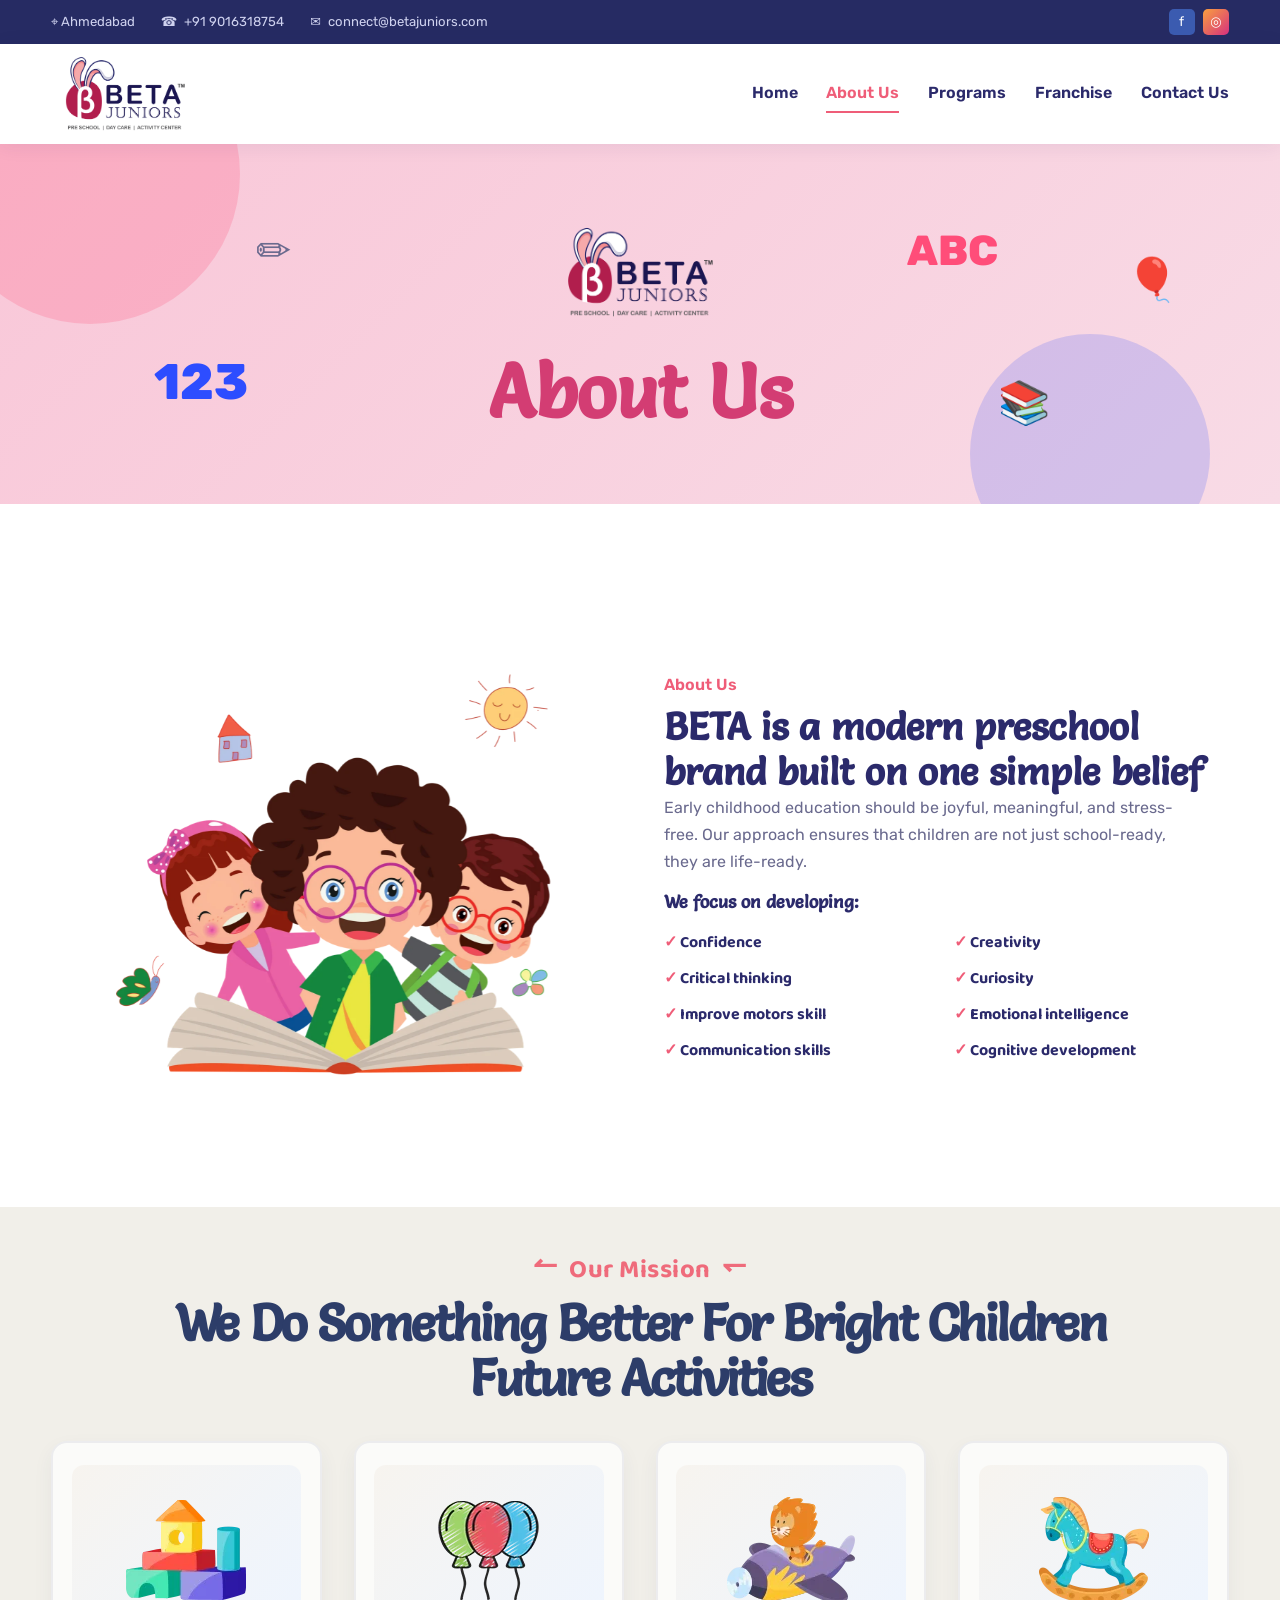
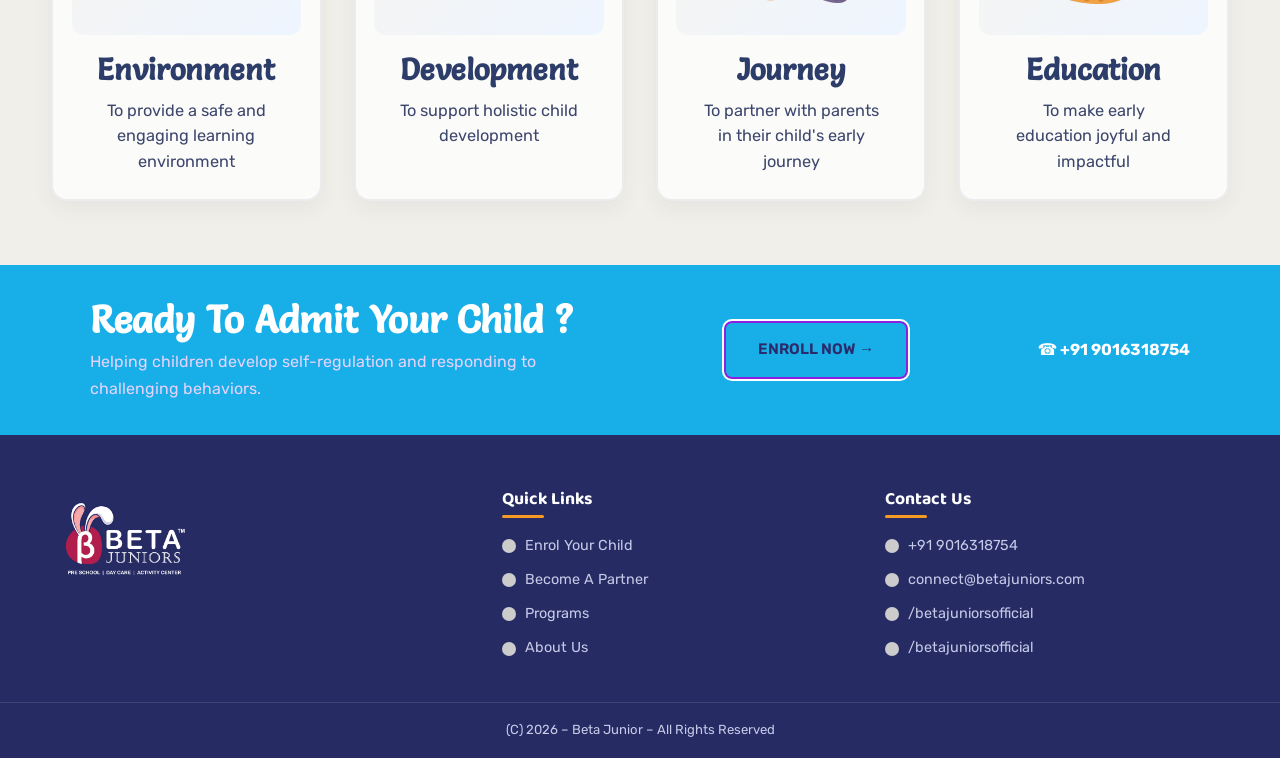
<file: about.html>
<!DOCTYPE html>
<html lang="en">
<head>
<meta charset="utf-8">
<meta name="viewport" content="width=device-width, initial-scale=1">
<title>About Us &mdash; Beta Juniors</title><meta name="description" content="Learn about Beta Juniors and its approach to early childhood education.">
<link rel="preconnect" href="https://fonts.googleapis.com">
<link rel="preconnect" href="https://fonts.gstatic.com" crossorigin>
<link href="https://fonts.googleapis.com/css2?family=Baloo+2:wght@500;600;700;800&family=Nunito:wght@400;600;700&display=swap" rel="stylesheet">
<link rel="stylesheet" href="style.css">
</head>
<body>
<div class="topbar"><div class="wrap">
<span>⌖ Ahmedabad</span><span>☎ <a href="tel:+919016318754">+91 9016318754</a></span><span>✉ <a href="mailto:connect@betajuniors.com">connect@betajuniors.com</a></span>
<span class="socials"><a href="https://www.facebook.com/betajuniorsofficial" aria-label="Facebook">f</a><a href="https://www.instagram.com/betajuniorsofficial/" aria-label="Instagram">◎</a></span>
</div></div>
<header class="nav"><div class="wrap">
<a class="brand" href="index.html"><img src="./assets/images/betajuniors-logo.webp" alt="Beta Juniors"></a>
<button class="burger" id="burger" aria-expanded="false" aria-controls="menu" aria-label="Open menu">☰</button>
<nav class="menu" id="menu" aria-label="Main">
<a href="index.html" class="">Home</a>
<a href="about.html" class="active">About Us</a>
<a href="programs.html" class="">Programs</a>
<a href="franchise.html" class="">Franchise</a>
<a href="contact.html" class="">Contact Us</a>
</nav></div></header>

<section class="beta-inner-hero">
  <div class="bg-shape shape1"></div>
  <div class="bg-shape shape2"></div>
  <div class="cloud cloud1"></div>
  <div class="cloud cloud2"></div>
  <div class="cloud cloud3"></div>
  <div class="tool abc">ABC</div>
  <div class="tool num">123</div>
  <div class="tool pencil">✏️</div>
  <div class="tool book">📚</div>
  <div class="tool balloon">🎈</div>
  <div class="wrap"><img src="./assets/images/betajuniors-logo.webp" alt="Beta Juniors"><h1>About Us</h1></div>
</section>
<section class="about-sec"><div class="wrap"><div><img class="about-image is-visible" src="./assets/images/about-us.webp" alt="Children learning together"></div><div><p class="eyebrow eyebrow--left">About Us</p><h2>BETA is a modern preschool brand built on one simple belief</h2><p>Early childhood education should be joyful, meaningful, and stress-free. Our approach ensures that children are not just school-ready, they are life-ready.</p><h3>We focus on developing:</h3><div class="about-checks"><span>✓ Confidence</span><span>✓ Creativity</span><span>✓ Critical thinking</span><span>✓ Curiosity</span><span>✓ Improve motors skill</span><span>✓ Emotional intelligence</span><span>✓ Communication skills</span><span>✓ Cognitive development</span></div></div></div></section>
<section class="mission-showcase"><div class="wrap"><div class="mission-heading"><span class="mission-scribble">Our Mission</span><h2>We Do Something Better For Bright Children Future Activities</h2></div><div class="mission-grid"><article class="mission-card"><div class="mission-illustration"><img class="mission-image" src="./assets/images/mission-1.webp" alt="Environment"></div><h3>Environment</h3><p>To provide a safe and engaging learning environment</p></article><article class="mission-card"><div class="mission-illustration"><img class="mission-image" src="./assets/images/mission-2.webp" alt="Development"></div><h3>Development</h3><p>To support holistic child development</p></article><article class="mission-card"><div class="mission-illustration"><img class="mission-image" src="./assets/images/mission-3.webp" alt="Journey"></div><h3>Journey</h3><p>To partner with parents in their child's early journey</p></article><article class="mission-card"><div class="mission-illustration"><img class="mission-image" src="./assets/images/mission-4.webp" alt="Education"></div><h3>Education</h3><p>To make early education joyful and impactful</p></article></div></div></section>
<section class="cta-band beta-blue-cta"><div class="wrap"><div><h2>Ready To Admit Your Child ?</h2><p>Helping children develop self-regulation and responding to challenging behaviors.</p></div><a class="btn btn--ghost" href="contact.html">ENROLL NOW →</a><strong>☎ +91 9016318754</strong></div></section>
<footer class="footer"><div class="wrap">
<div><div class="brand" style="margin-bottom:1rem"><img src="./assets/images/beta-junior-footer-logo.webp" alt="Beta Juniors"></div></div>
<div><h4>Quick Links</h4><ul>
<li><span class="dot"></span><a href="contact.html">Enrol Your Child</a></li>
<li><span class="dot"></span><a href="franchise.html">Become A Partner</a></li>
<li><span class="dot"></span><a href="programs.html">Programs</a></li>
<li><span class="dot"></span><a href="about.html">About Us</a></li>
</ul></div>
<div><h4>Contact Us</h4><ul>
<li><span class="dot"></span><a href="tel:+919016318754">+91 9016318754</a></li>
<li><span class="dot"></span><a href="mailto:connect@betajuniors.com">connect@betajuniors.com</a></li>
<li><span class="dot"></span><a href="https://www.facebook.com/betajuniorsofficial">/betajuniorsofficial</a></li>
<li><span class="dot"></span><a href="https://www.instagram.com/betajuniorsofficial/">/betajuniorsofficial</a></li>
</ul></div></div>
<p class="footer-note">(C) 2026 &ndash; Beta Junior &ndash; All Rights Reserved</p></footer>
<script src="script.js"></script>
</body></html><script>document.addEventListener('DOMContentLoaded',function(){var b=document.getElementById('burger'),m=document.getElementById('menu');if(b&&m){b.addEventListener('click',function(){m.classList.toggle('open');b.setAttribute('aria-expanded',m.classList.contains('open')?'true':'false')});m.addEventListener('click',function(e){if(e.target.tagName==='A')m.classList.remove('open')})}});</script>
</file>
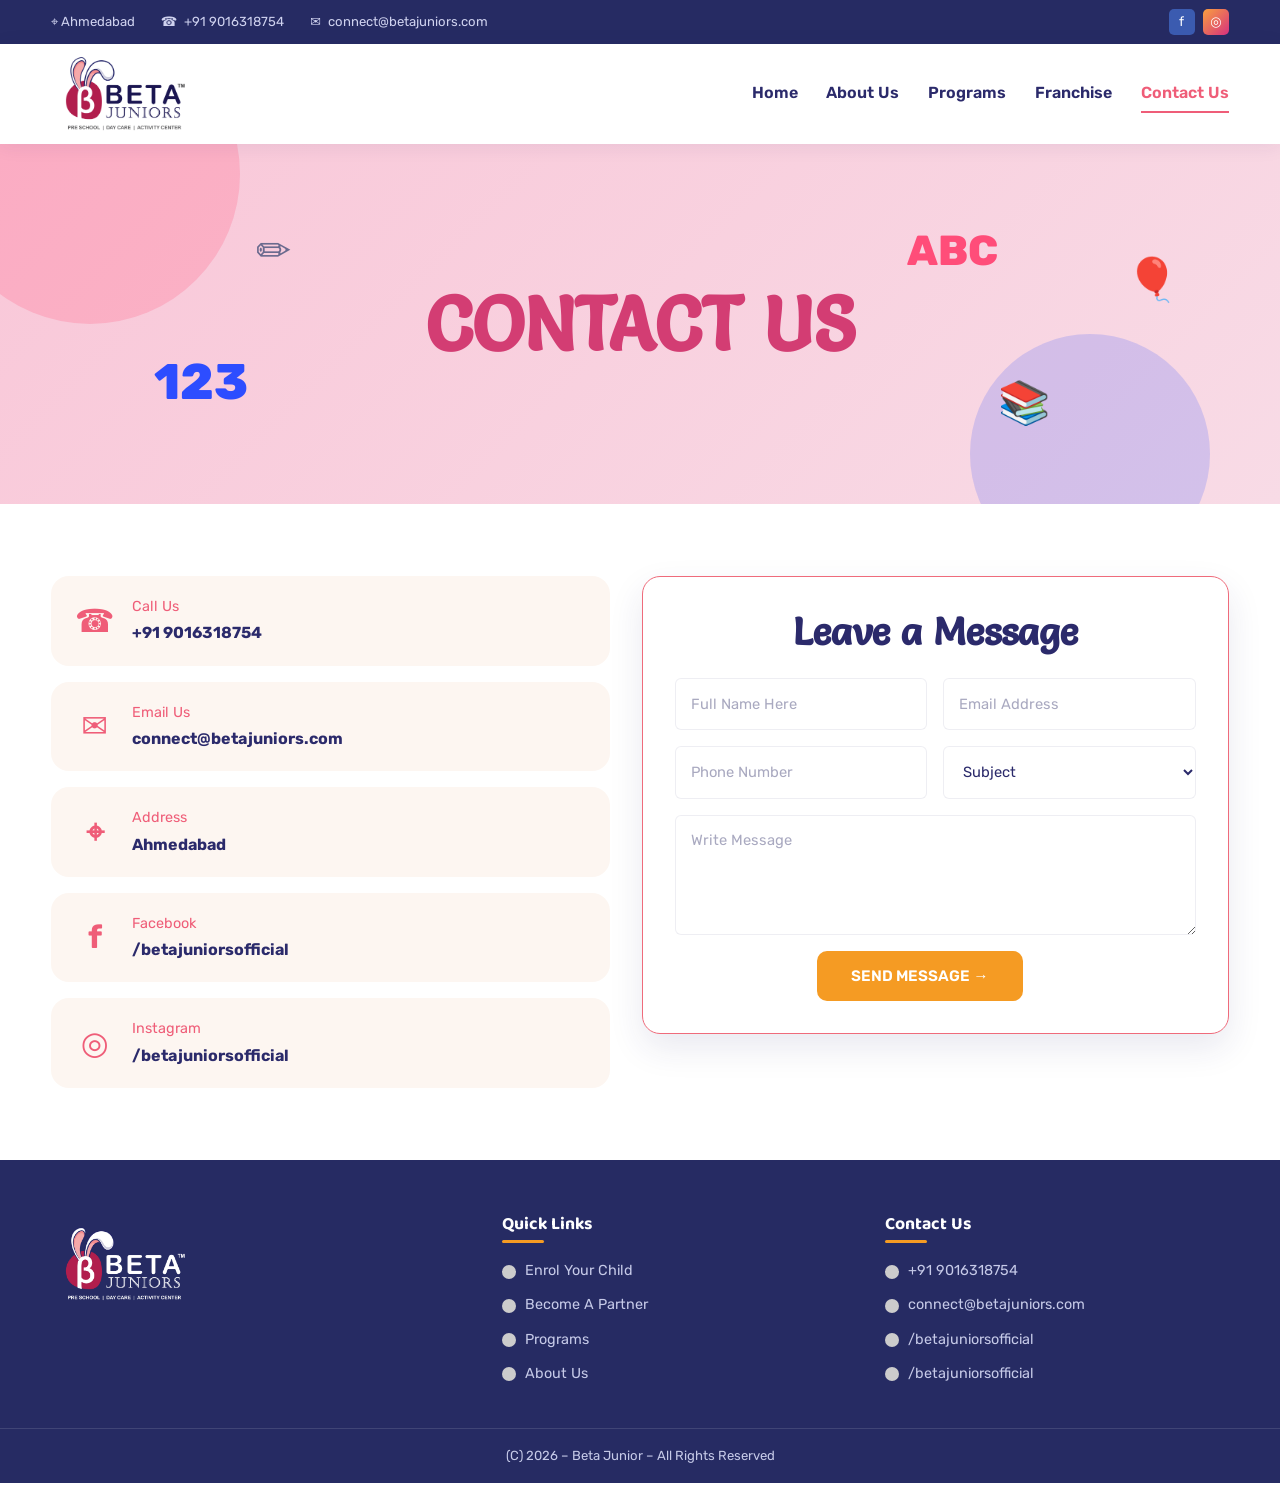
<file: contact.html>
<!DOCTYPE html>
<html lang="en">
<head>
<meta charset="utf-8">
<meta name="viewport" content="width=device-width, initial-scale=1">
<title>Contact Us &mdash; Beta Juniors</title>
<meta name="description" content="Contact Beta Juniors in Ahmedabad for admissions, programs and franchise enquiries.">
<link rel="preconnect" href="https://fonts.googleapis.com">
<link rel="preconnect" href="https://fonts.gstatic.com" crossorigin>
<link href="https://fonts.googleapis.com/css2?family=Baloo+2:wght@500;600;700;800&family=Nunito:wght@400;600;700&display=swap" rel="stylesheet">
<link rel="stylesheet" href="style.css">
</head>
<body>
<div class="topbar">
  <div class="wrap"> <span>⌖ Ahmedabad</span><span>☎ <a href="tel:+919016318754">+91 9016318754</a></span><span>✉ <a href="mailto:connect@betajuniors.com">connect@betajuniors.com</a></span> <span class="socials"><a href="https://www.facebook.com/betajuniorsofficial" aria-label="Facebook">f</a><a href="https://www.instagram.com/betajuniorsofficial/" aria-label="Instagram">◎</a></span> </div>
</div>
<header class="nav">
  <div class="wrap"> <a class="brand" href="index.html"><img src="./assets/images/betajuniors-logo.webp" alt="Beta Juniors"></a>
    <button class="burger" id="burger" aria-expanded="false" aria-controls="menu" aria-label="Open menu">☰</button>
    <nav class="menu" id="menu" aria-label="Main"> <a href="index.html" class="">Home</a> <a href="about.html" class="">About Us</a> <a href="programs.html" class="">Programs</a> <a href="franchise.html" class="">Franchise</a> <a href="contact.html" class="active">Contact Us</a> </nav>
  </div>
</header>
<section class="beta-inner-hero">
  <div class="bg-shape shape1"></div>
  <div class="bg-shape shape2"></div>
  <div class="cloud cloud1"></div>
  <div class="cloud cloud2"></div>
  <div class="cloud cloud3"></div>
  <div class="tool abc">ABC</div>
  <div class="tool num">123</div>
  <div class="tool pencil">✏️</div>
  <div class="tool book">📚</div>
  <div class="tool balloon">🎈</div>
  <div class="wrap">
    <h1>CONTACT US</h1>
  </div>
</section>
<section class="pad beta-contact-page">
  <div class="wrap">
    <div class="contact-two-col">
      <div class="contact-details">
        <div class="contact-detail"><b>☎</b>
          <div><span>Call Us</span><strong><a href="tel:+919016318754">+91 9016318754</a></strong></div>
        </div>
        <div class="contact-detail"><b>✉</b>
          <div><span>Email Us</span><strong><a href="mailto:connect@betajuniors.com">connect@betajuniors.com</a></strong></div>
        </div>
        <div class="contact-detail"><b>⌖</b>
          <div><span>Address</span><strong>Ahmedabad</strong></div>
        </div>
        <div class="contact-detail"><b>f</b>
          <div><span>Facebook</span><strong><a href="https://www.facebook.com/betajuniorsofficial">/betajuniorsofficial</a></strong></div>
        </div>
        <div class="contact-detail"><b>◎</b>
          <div><span>Instagram</span><strong><a href="https://www.instagram.com/betajuniorsofficial/">/betajuniorsofficial</a></strong></div>
        </div>
      </div>
      <form class="form-card contact-form" data-enquiry data-google-form="https://docs.google.com/forms/d/e/1FAIpQLScaoLCTZePBlvy64jEUGseYvt2nfOqINWh_tEB9E649UC8GEA/viewform?usp=pp_url" novalidate>
        <h2>Leave a Message</h2>
        <div class="form-grid">
          <input name="name" placeholder="Full Name Here" required>
          <input name="email" type="email" placeholder="Email Address" required>
          <input name="phone" placeholder="Phone Number">
          <select name="subject">
            <option>Subject</option>
            <option>Admission Enquiry</option>
            <option>Franchise Enquiry</option>
          </select>
          <textarea class="field--full" name="message" placeholder="Write Message" required></textarea>
          <div class="form-actions" style="justify-content:center">
            <button class="btn" type="submit">SEND MESSAGE →</button>
            <p class="form-note"></p>
          </div>
        </div>
      </form>
    </div>
  </div>
</section>
<footer class="footer">
  <div class="wrap">
    <div>
      <div class="brand" style="margin-bottom:1rem"><img src="./assets/images/beta-junior-footer-logo.webp" alt="Beta Juniors"></div>
    </div>
    <div>
      <h4>Quick Links</h4>
      <ul>
        <li><span class="dot"></span><a href="contact.html">Enrol Your Child</a></li>
        <li><span class="dot"></span><a href="franchise.html">Become A Partner</a></li>
        <li><span class="dot"></span><a href="programs.html">Programs</a></li>
        <li><span class="dot"></span><a href="about.html">About Us</a></li>
      </ul>
    </div>
    <div>
      <h4>Contact Us</h4>
      <ul>
        <li><span class="dot"></span><a href="tel:+919016318754">+91 9016318754</a></li>
        <li><span class="dot"></span><a href="mailto:connect@betajuniors.com">connect@betajuniors.com</a></li>
        <li><span class="dot"></span><a href="https://www.facebook.com/betajuniorsofficial">/betajuniorsofficial</a></li>
        <li><span class="dot"></span><a href="https://www.instagram.com/betajuniorsofficial/">/betajuniorsofficial</a></li>
      </ul>
    </div>
  </div>
  <p class="footer-note">(C) 2026 &ndash; Beta Junior &ndash; All Rights Reserved</p>
</footer>
<script src="script.js"></script>
</body>
</html>
<script>document.addEventListener('DOMContentLoaded',function(){var b=document.getElementById('burger'),m=document.getElementById('menu');if(b&&m){b.addEventListener('click',function(){m.classList.toggle('open');b.setAttribute('aria-expanded',m.classList.contains('open')?'true':'false')});m.addEventListener('click',function(e){if(e.target.tagName==='A')m.classList.remove('open')})}});</script>
</file>
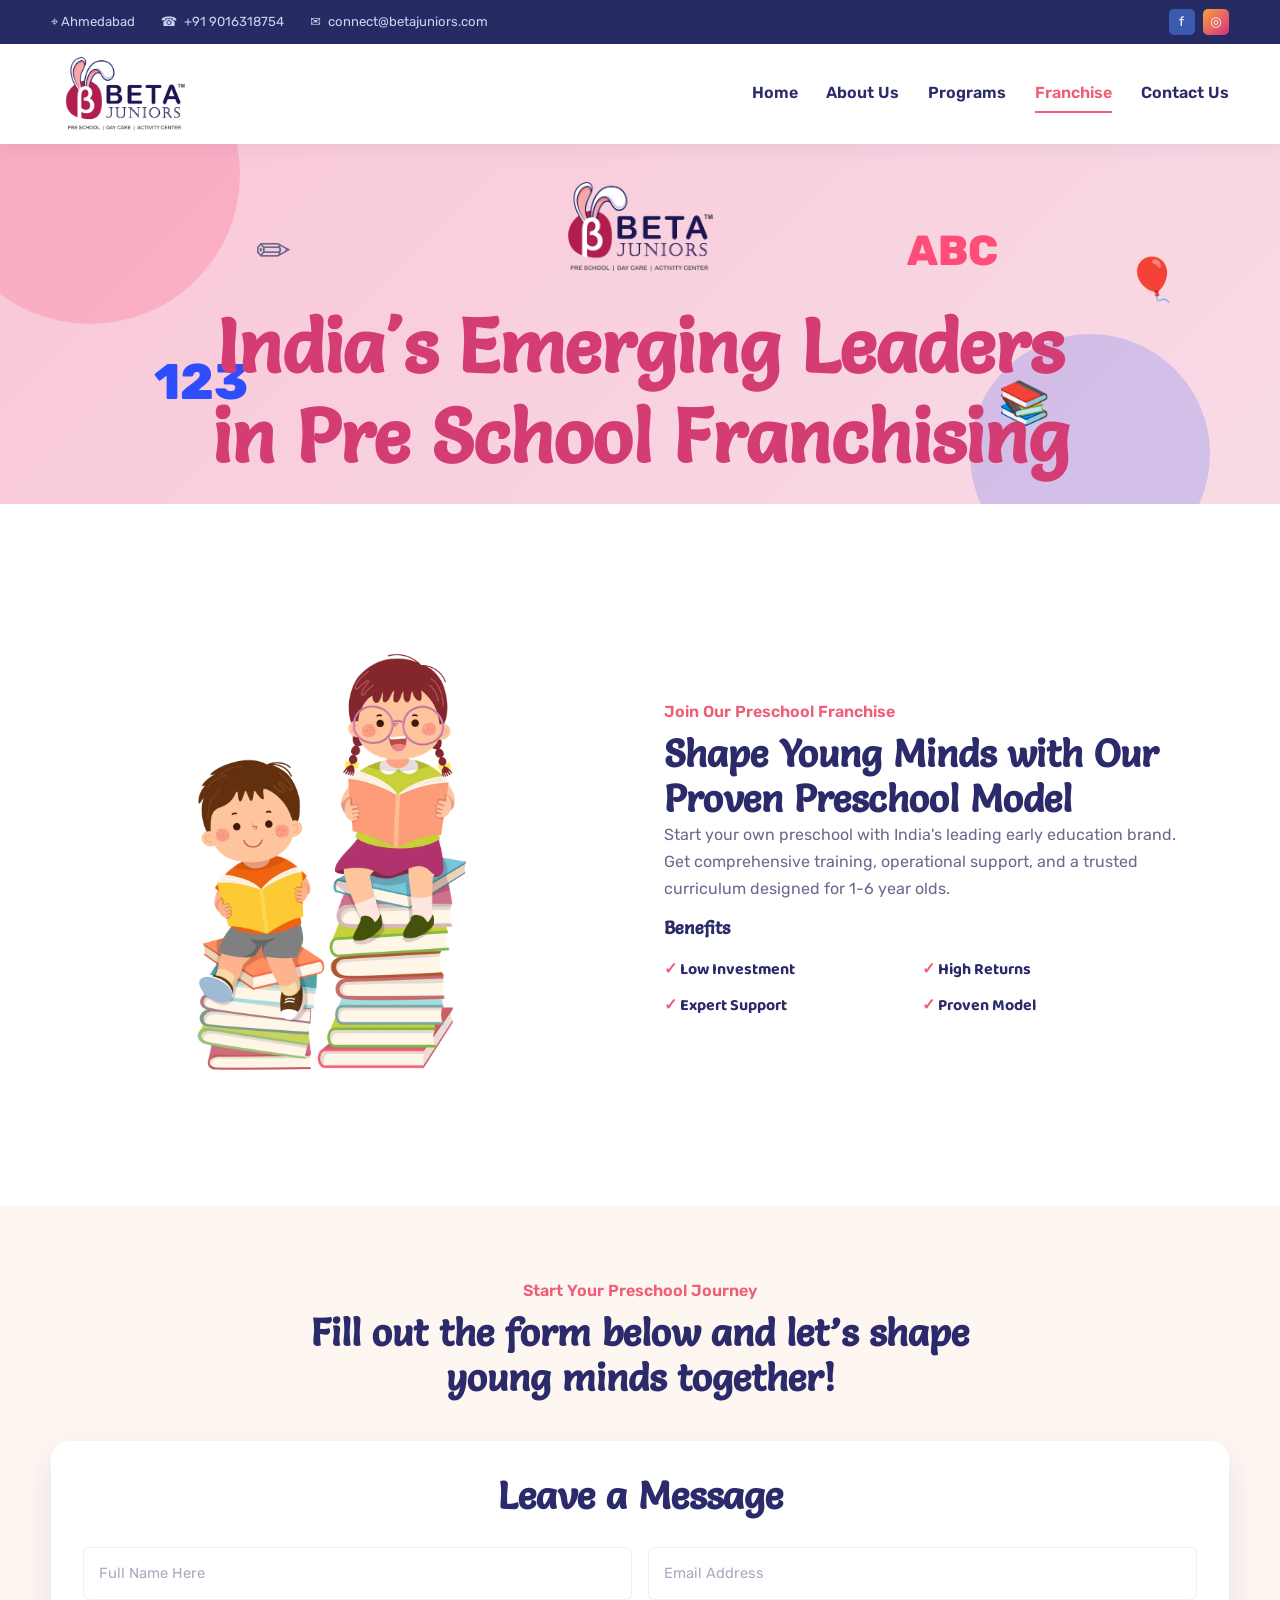
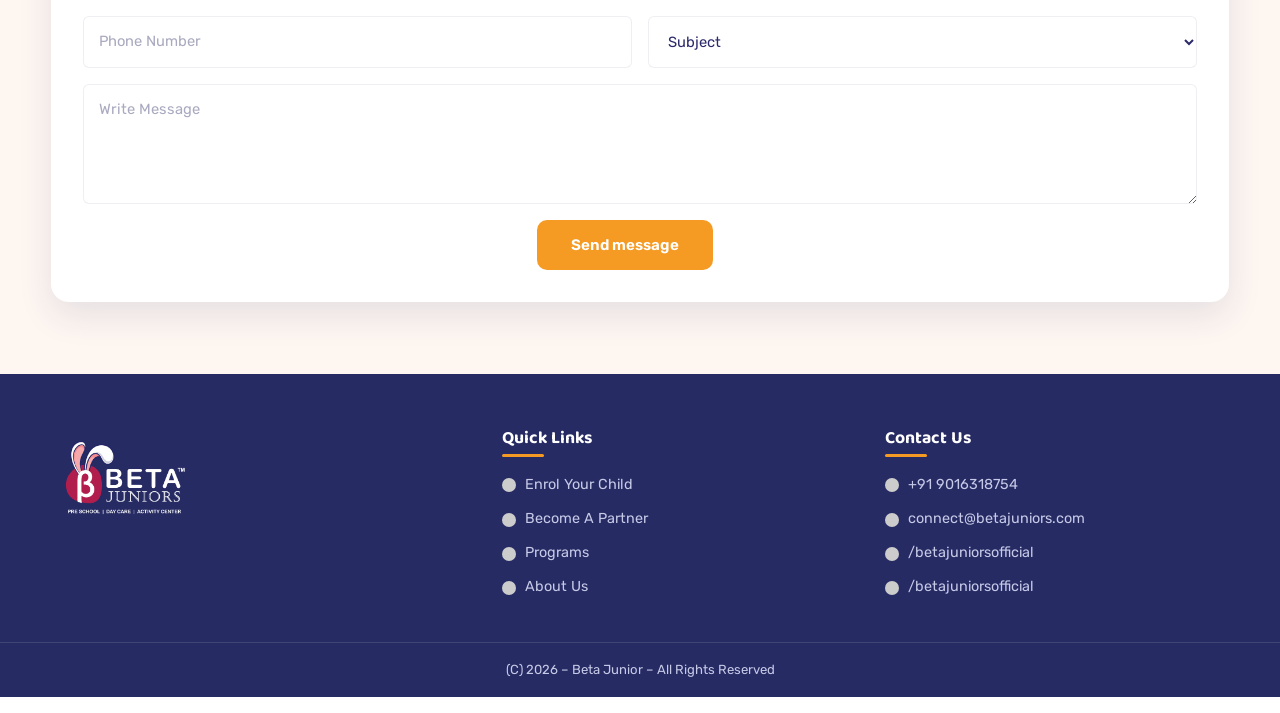
<file: franchise.html>
<!DOCTYPE html>
<html lang="en">
<head>
<meta charset="utf-8">
<meta name="viewport" content="width=device-width, initial-scale=1">
<title>Franchise &mdash; Beta Juniors</title><meta name="description" content="Become a Beta Juniors preschool franchise partner.">
<link rel="preconnect" href="https://fonts.googleapis.com">
<link rel="preconnect" href="https://fonts.gstatic.com" crossorigin>
<link href="https://fonts.googleapis.com/css2?family=Baloo+2:wght@500;600;700;800&family=Nunito:wght@400;600;700&display=swap" rel="stylesheet">
<link rel="stylesheet" href="style.css">
</head>
<body>
<div class="topbar"><div class="wrap">
<span>⌖ Ahmedabad</span><span>☎ <a href="tel:+919016318754">+91 9016318754</a></span><span>✉ <a href="mailto:connect@betajuniors.com">connect@betajuniors.com</a></span>
<span class="socials"><a href="https://www.facebook.com/betajuniorsofficial" aria-label="Facebook">f</a><a href="https://www.instagram.com/betajuniorsofficial/" aria-label="Instagram">◎</a></span>
</div></div>
<header class="nav"><div class="wrap">
<a class="brand" href="index.html"><img src="./assets/images/betajuniors-logo.webp" alt="Beta Juniors"></a>
<button class="burger" id="burger" aria-expanded="false" aria-controls="menu" aria-label="Open menu">☰</button>
<nav class="menu" id="menu" aria-label="Main">
<a href="index.html" class="">Home</a>
<a href="about.html" class="">About Us</a>
<a href="programs.html" class="">Programs</a>
<a href="franchise.html" class="active">Franchise</a>
<a href="contact.html" class="">Contact Us</a>
</nav></div></header>

<section class="beta-inner-hero">
  <div class="bg-shape shape1"></div>
  <div class="bg-shape shape2"></div>
  <div class="cloud cloud1"></div>
  <div class="cloud cloud2"></div>
  <div class="cloud cloud3"></div>
  <div class="tool abc">ABC</div>
  <div class="tool num">123</div>
  <div class="tool pencil">✏️</div>
  <div class="tool book">📚</div>
  <div class="tool balloon">🎈</div>
  <div class="wrap"><img src="./assets/images/betajuniors-logo.webp" alt="Beta Juniors"><h1>India's Emerging Leaders in Pre School Franchising</h1></div>
</section>
<section class="about-sec franchise-intro"><div class="wrap"><div><img class="about-image is-visible" src="./assets/images/banner-1.webp" alt="Children learning"></div><div><p class="eyebrow eyebrow--left">Join Our Preschool Franchise</p><h2>Shape Young Minds with Our Proven Preschool Model</h2><p>Start your own preschool with India's leading early education brand. Get comprehensive training, operational support, and a trusted curriculum designed for 1-6 year olds.</p><h3>Benefits</h3><div class="about-checks franchise-checks"><span>✓ Low Investment</span><span>✓ High Returns</span><span>✓ Expert Support</span><span>✓ Proven Model</span></div></div></div></section>
<section class="pad franchise-form-section"><div class="wrap"><div class="section-head"><p class="eyebrow">Start Your Preschool Journey</p><h2>Fill out the form below and let’s shape young minds together!</h2></div><form class="form-card" data-enquiry data-google-form="https://docs.google.com/forms/d/e/1FAIpQLScaoLCTZePBlvy64jEUGseYvt2nfOqINWh_tEB9E649UC8GEA/viewform?usp=pp_url" novalidate><h2 style="text-align:center;margin-bottom:1.8rem">Leave a Message</h2><div class="form-grid"><input name="name" placeholder="Full Name Here" required><input name="email" type="email" placeholder="Email Address" required><input name="phone" placeholder="Phone Number"><select name="subject"><option>Subject</option><option>Franchise Enquiry</option><option>Become A Partner</option></select><textarea class="field--full" name="message" placeholder="Write Message" required></textarea><div class="form-actions" style="justify-content:center"><button class="btn" type="submit">Send message</button><p class="form-note"></p></div></div></form></div></section>
<footer class="footer"><div class="wrap">
<div><div class="brand" style="margin-bottom:1rem"><img src="./assets/images/beta-junior-footer-logo.webp" alt="Beta Juniors"></div></div>
<div><h4>Quick Links</h4><ul>
<li><span class="dot"></span><a href="contact.html">Enrol Your Child</a></li>
<li><span class="dot"></span><a href="franchise.html">Become A Partner</a></li>
<li><span class="dot"></span><a href="programs.html">Programs</a></li>
<li><span class="dot"></span><a href="about.html">About Us</a></li>
</ul></div>
<div><h4>Contact Us</h4><ul>
<li><span class="dot"></span><a href="tel:+919016318754">+91 9016318754</a></li>
<li><span class="dot"></span><a href="mailto:connect@betajuniors.com">connect@betajuniors.com</a></li>
<li><span class="dot"></span><a href="https://www.facebook.com/betajuniorsofficial">/betajuniorsofficial</a></li>
<li><span class="dot"></span><a href="https://www.instagram.com/betajuniorsofficial/">/betajuniorsofficial</a></li>
</ul></div></div>
<p class="footer-note">(C) 2026 &ndash; Beta Junior &ndash; All Rights Reserved</p></footer>
<script src="script.js"></script>
</body></html><script>document.addEventListener('DOMContentLoaded',function(){var b=document.getElementById('burger'),m=document.getElementById('menu');if(b&&m){b.addEventListener('click',function(){m.classList.toggle('open');b.setAttribute('aria-expanded',m.classList.contains('open')?'true':'false')});m.addEventListener('click',function(e){if(e.target.tagName==='A')m.classList.remove('open')})}});</script>
</file>
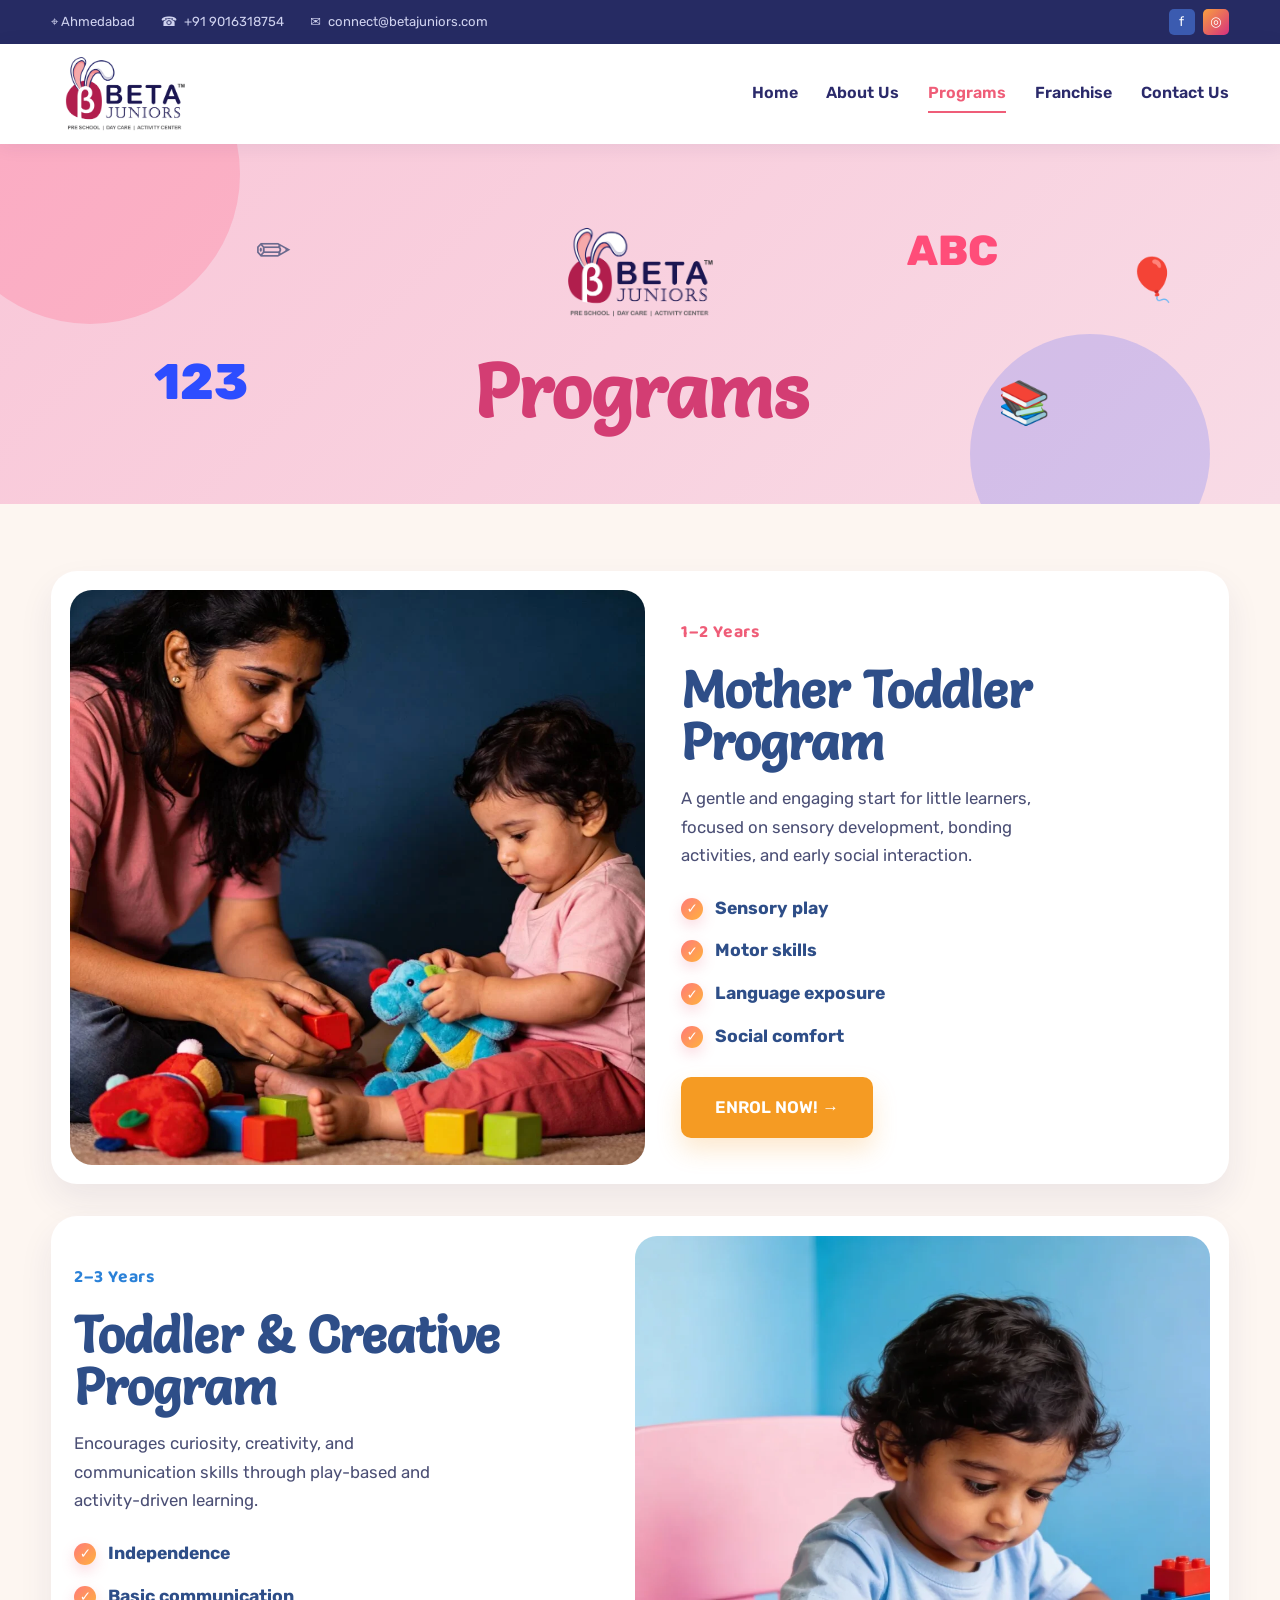
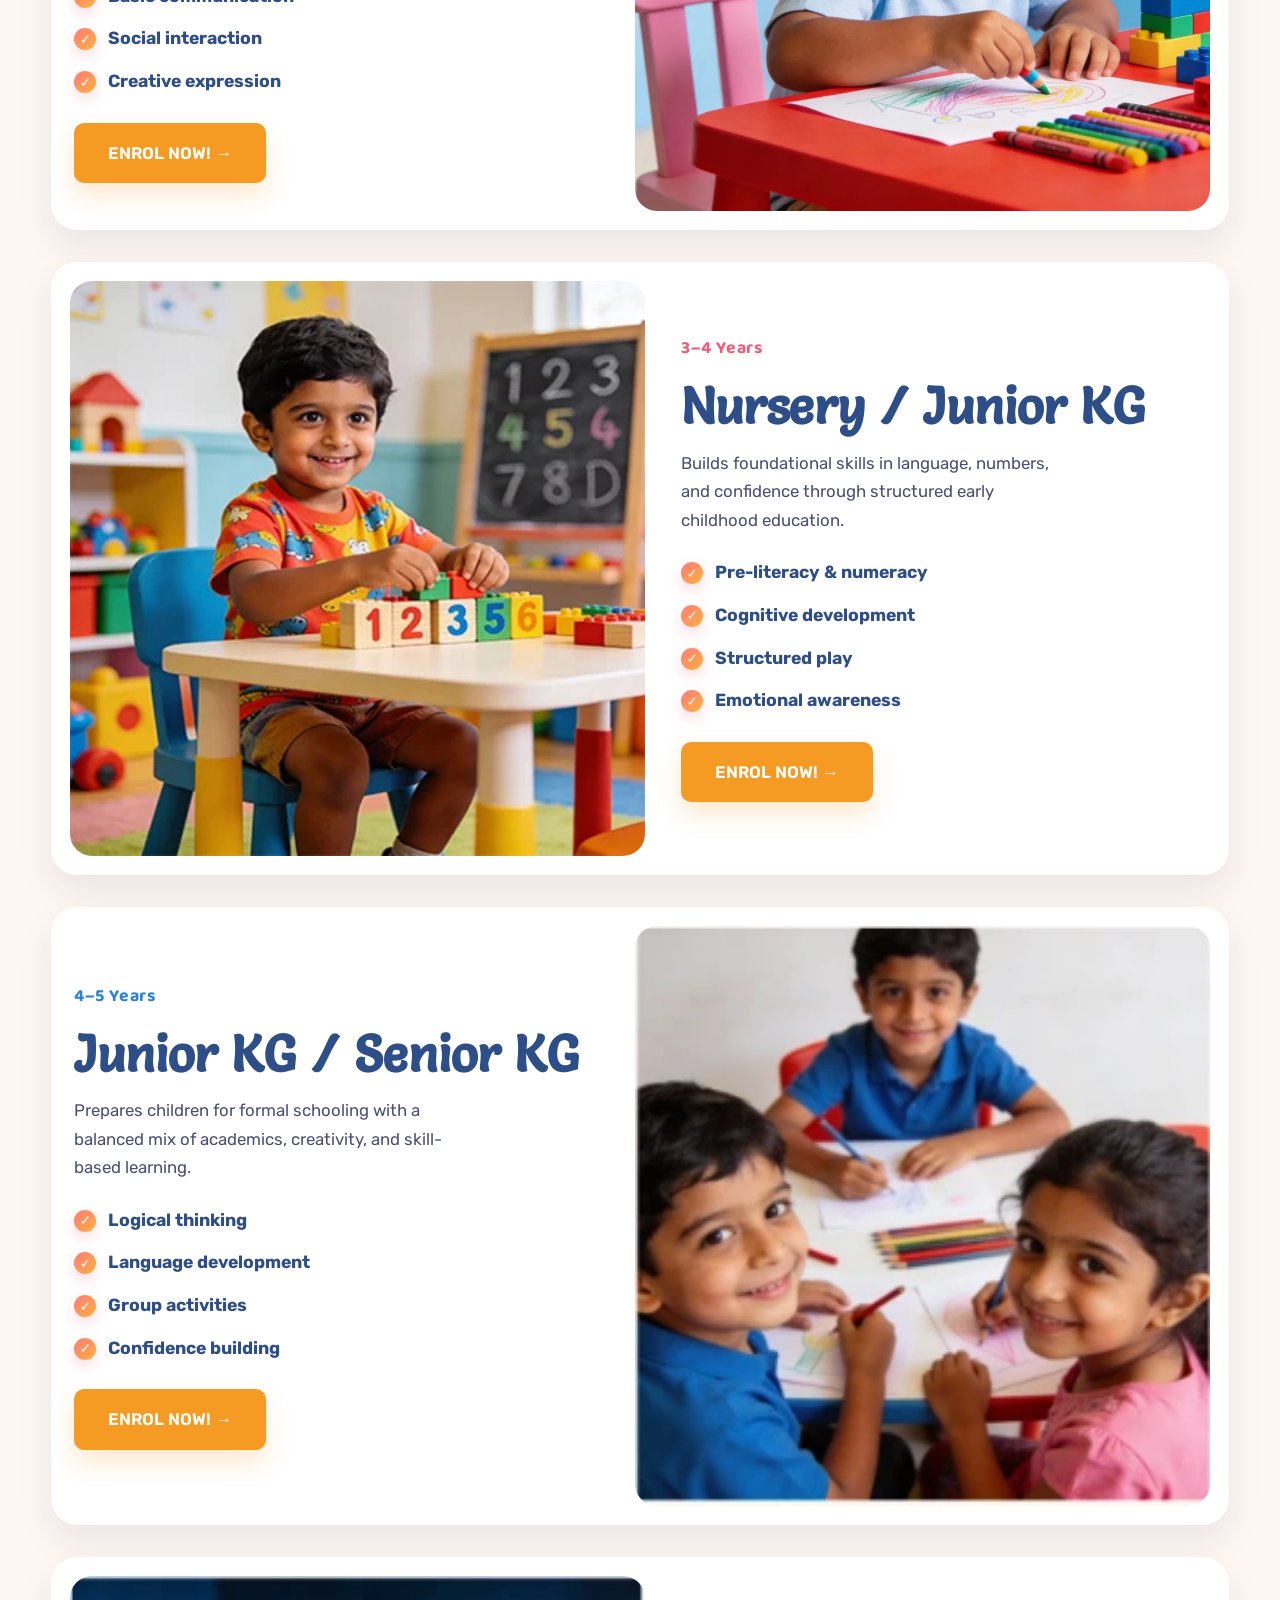
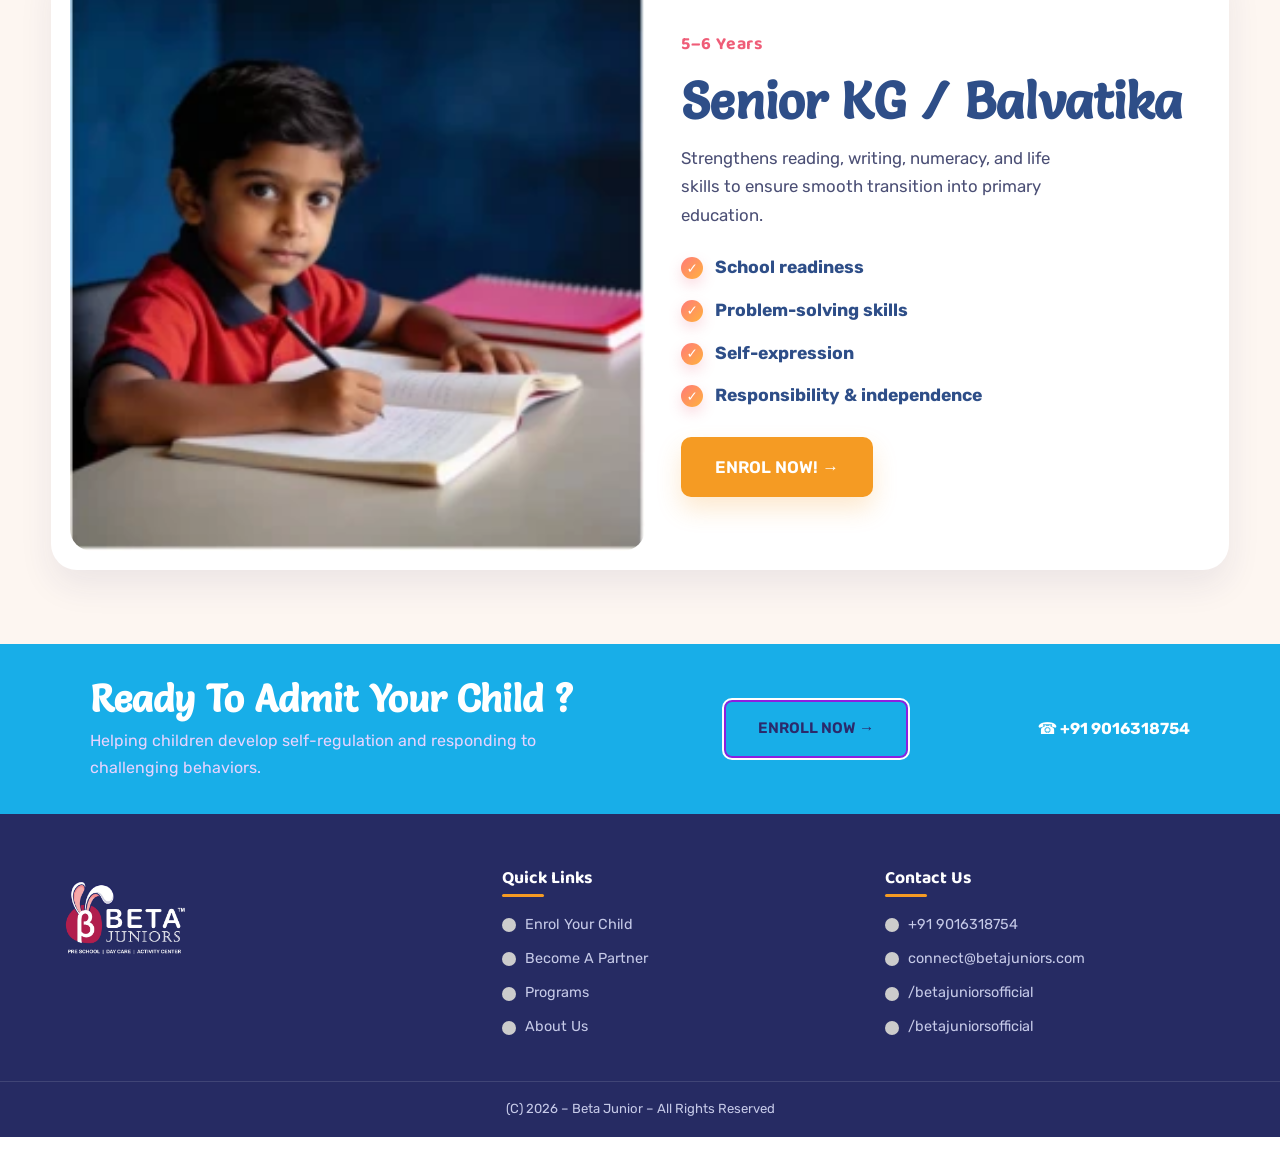
<file: programs.html>
<!DOCTYPE html>
<html lang="en">
<head>
<meta charset="utf-8">
<meta name="viewport" content="width=device-width, initial-scale=1">
<title>Programs &mdash; Beta Juniors</title><meta name="description" content="Age-based learning programs at Beta Juniors for children from 1 to 6 years.">
<link rel="preconnect" href="https://fonts.googleapis.com">
<link rel="preconnect" href="https://fonts.gstatic.com" crossorigin>
<link href="https://fonts.googleapis.com/css2?family=Baloo+2:wght@500;600;700;800&family=Nunito:wght@400;600;700&display=swap" rel="stylesheet">
<link rel="stylesheet" href="style.css">
</head>
<body>
<div class="topbar"><div class="wrap">
<span>⌖ Ahmedabad</span><span>☎ <a href="tel:+919016318754">+91 9016318754</a></span><span>✉ <a href="mailto:connect@betajuniors.com">connect@betajuniors.com</a></span>
<span class="socials"><a href="https://www.facebook.com/betajuniorsofficial" aria-label="Facebook">f</a><a href="https://www.instagram.com/betajuniorsofficial/" aria-label="Instagram">◎</a></span>
</div></div>
<header class="nav"><div class="wrap">
<a class="brand" href="index.html"><img src="./assets/images/betajuniors-logo.webp" alt="Beta Juniors"></a>
<button class="burger" id="burger" aria-expanded="false" aria-controls="menu" aria-label="Open menu">☰</button>
<nav class="menu" id="menu" aria-label="Main">
<a href="index.html" class="">Home</a>
<a href="about.html" class="">About Us</a>
<a href="programs.html" class="active">Programs</a>
<a href="franchise.html" class="">Franchise</a>
<a href="contact.html" class="">Contact Us</a>
</nav></div></header>

<section class="beta-inner-hero">
  <div class="bg-shape shape1"></div>
  <div class="bg-shape shape2"></div>
  <div class="cloud cloud1"></div>
  <div class="cloud cloud2"></div>
  <div class="cloud cloud3"></div>
  <div class="tool abc">ABC</div>
  <div class="tool num">123</div>
  <div class="tool pencil">✏️</div>
  <div class="tool book">📚</div>
  <div class="tool balloon">🎈</div>
  <div class="wrap"><img src="./assets/images/betajuniors-logo.webp" alt="Beta Juniors"><h1>Programs</h1></div>
</section>
<section class="programs beta-program-page"><div class="wrap"><div class="program-showcase">
<article class="program-feature"><div class="program-visual"><img src="./assets/images/prog-1.webp" alt="Mother Toddler Program"></div><div class="program-copy"><span class="program-age">1&ndash;2 Years</span><h3>Mother Toddler Program</h3><p>A gentle and engaging start for little learners, focused on sensory development, bonding activities, and early social interaction.</p><ul class="program-focus"><li><span class="tick">✓</span>Sensory play</li><li><span class="tick">✓</span>Motor skills</li><li><span class="tick">✓</span>Language exposure</li><li><span class="tick">✓</span>Social comfort</li></ul><a class="btn btn--yellow" href="contact.html">ENROL NOW! →</a></div></article>
<article class="program-feature program-feature--reverse"><div class="program-visual"><img src="./assets/images/prog-2.webp" alt="Toddler and Creative Program"></div><div class="program-copy"><span class="program-age program-age--blue">2&ndash;3 Years</span><h3>Toddler &amp; Creative Program</h3><p>Encourages curiosity, creativity, and communication skills through play-based and activity-driven learning.</p><ul class="program-focus"><li><span class="tick">✓</span>Independence</li><li><span class="tick">✓</span>Basic communication</li><li><span class="tick">✓</span>Social interaction</li><li><span class="tick">✓</span>Creative expression</li></ul><a class="btn btn--yellow" href="contact.html">ENROL NOW! →</a></div></article>
<article class="program-feature"><div class="program-visual"><img src="./assets/images/prog-3.webp" alt="Nursery Junior KG"></div><div class="program-copy"><span class="program-age">3&ndash;4 Years</span><h3>Nursery / Junior KG</h3><p>Builds foundational skills in language, numbers, and confidence through structured early childhood education.</p><ul class="program-focus"><li><span class="tick">✓</span>Pre-literacy &amp; numeracy</li><li><span class="tick">✓</span>Cognitive development</li><li><span class="tick">✓</span>Structured play</li><li><span class="tick">✓</span>Emotional awareness</li></ul><a class="btn btn--yellow" href="contact.html">ENROL NOW! →</a></div></article>
<article class="program-feature program-feature--reverse"><div class="program-visual"><img src="./assets/images/prog-4.webp" alt="Junior KG Senior KG"></div><div class="program-copy"><span class="program-age program-age--blue">4&ndash;5 Years</span><h3>Junior KG / Senior KG</h3><p>Prepares children for formal schooling with a balanced mix of academics, creativity, and skill-based learning.</p><ul class="program-focus"><li><span class="tick">✓</span>Logical thinking</li><li><span class="tick">✓</span>Language development</li><li><span class="tick">✓</span>Group activities</li><li><span class="tick">✓</span>Confidence building</li></ul><a class="btn btn--yellow" href="contact.html">ENROL NOW! →</a></div></article>
<article class="program-feature"><div class="program-visual"><img src="./assets/images/prog-5.webp" alt="Senior KG Balvatika"></div><div class="program-copy"><span class="program-age">5&ndash;6 Years</span><h3>Senior KG / Balvatika</h3><p>Strengthens reading, writing, numeracy, and life skills to ensure smooth transition into primary education.</p><ul class="program-focus"><li><span class="tick">✓</span>School readiness</li><li><span class="tick">✓</span>Problem-solving skills</li><li><span class="tick">✓</span>Self-expression</li><li><span class="tick">✓</span>Responsibility &amp; independence</li></ul><a class="btn btn--yellow" href="contact.html">ENROL NOW! →</a></div></article>
</div></div></section>
<section class="cta-band beta-blue-cta"><div class="wrap"><div><h2>Ready To Admit Your Child ?</h2><p>Helping children develop self-regulation and responding to challenging behaviors.</p></div><a class="btn btn--ghost" href="contact.html">ENROLL NOW →</a><strong>☎ +91 9016318754</strong></div></section>
<footer class="footer"><div class="wrap">
<div><div class="brand" style="margin-bottom:1rem"><img src="./assets/images/beta-junior-footer-logo.webp" alt="Beta Juniors"></div></div>
<div><h4>Quick Links</h4><ul>
<li><span class="dot"></span><a href="contact.html">Enrol Your Child</a></li>
<li><span class="dot"></span><a href="franchise.html">Become A Partner</a></li>
<li><span class="dot"></span><a href="programs.html">Programs</a></li>
<li><span class="dot"></span><a href="about.html">About Us</a></li>
</ul></div>
<div><h4>Contact Us</h4><ul>
<li><span class="dot"></span><a href="tel:+919016318754">+91 9016318754</a></li>
<li><span class="dot"></span><a href="mailto:connect@betajuniors.com">connect@betajuniors.com</a></li>
<li><span class="dot"></span><a href="https://www.facebook.com/betajuniorsofficial">/betajuniorsofficial</a></li>
<li><span class="dot"></span><a href="https://www.instagram.com/betajuniorsofficial/">/betajuniorsofficial</a></li>
</ul></div></div>
<p class="footer-note">(C) 2026 &ndash; Beta Junior &ndash; All Rights Reserved</p></footer>
<script src="script.js"></script>
</body></html><script>document.addEventListener('DOMContentLoaded',function(){var b=document.getElementById('burger'),m=document.getElementById('menu');if(b&&m){b.addEventListener('click',function(){m.classList.toggle('open');b.setAttribute('aria-expanded',m.classList.contains('open')?'true':'false')});m.addEventListener('click',function(e){if(e.target.tagName==='A')m.classList.remove('open')})}});</script>
</file>
<file: style.css>
@import url('https://fonts.googleapis.com/css2?family=Rubik:wght@400;500;600;700;800&family=Salsa&display=swap');

:root{
  color-scheme: light;
  --ink:#2b2a6b; --ink-soft:#6a6a8e;
  --navy:#262b63; --purple:#8d1fe0; --purple-dark:#6f13b8;
  --pink:#f9c8d6; --pink-light:#fde4ec;
  --coral:#ef5d78; --orange:#f59b23; --orange-dark:#e2860c;
  --cream:#fdf6f1; --shadow:0 14px 34px rgba(43,42,107,.10); --radius:18px;
}
*{box-sizing:border-box}
html{scroll-behavior:smooth}
body{margin:0;background:#fff;color:var(--ink-soft);font-family:"Rubik",system-ui,-apple-system,"Segoe UI",sans-serif;font-size:16px;line-height:1.7;-webkit-font-smoothing:antialiased}
h1,h2,h3,h4{font-family:"Salsa","Rubik",system-ui,sans-serif;color:var(--ink);margin:0;line-height:1.2;font-weight:700}
h2{font-size:clamp(1.7rem,3.4vw,2.35rem)}
h3{font-size:1.12rem}
p{margin:0 0 1rem}
a{color:inherit;text-decoration:none}
img,svg{max-width:100%}
:focus-visible{outline:3px solid var(--orange);outline-offset:3px;border-radius:6px}
.wrap{width:min(1180px,92vw);margin-inline:auto}
.sr{position:absolute;width:1px;height:1px;overflow:hidden;clip:rect(0 0 0 0);white-space:nowrap}

.btn{display:inline-flex;align-items:center;gap:.55rem;font-family:"Rubik",sans-serif;font-weight:600;font-size:.95rem;padding:.72rem 1.4rem;border-radius:8px;border:0;cursor:pointer;color:#fff;background:var(--orange);transition:transform .18s ease,background-color .18s ease}
.btn:hover{background:var(--orange-dark);transform:translateY(-2px)}
.btn--purple{background:var(--purple)}
.btn--purple:hover{background:var(--purple-dark)}
.btn--ghost{background:transparent;color:var(--ink);box-shadow:inset 0 0 0 2px var(--purple)}
.btn--ghost:hover{background:var(--purple);color:#fff}
.btn .arw{font-size:1.05em;line-height:1}

.eyebrow{display:flex;align-items:center;justify-content:center;gap:.6rem;font-family:"Rubik",sans-serif;font-weight:600;color:var(--coral);font-size:1rem;margin-bottom:.35rem}
.eyebrow--left{justify-content:flex-start}
.section-head{text-align:center;max-width:740px;margin:0 auto 2.6rem}

.topbar{background:var(--navy);color:#cfd2ef;font-size:.82rem}
.topbar .wrap{display:flex;align-items:center;gap:1.6rem;min-height:44px;flex-wrap:wrap}
.topbar span{display:inline-flex;align-items:center;gap:.45rem}
.topbar .socials{margin-left:auto;display:flex;gap:.5rem}
.topbar .socials a{width:26px;height:26px;border-radius:5px;display:grid;place-items:center;background:#3b5bb0;color:#fff}
.topbar .socials a:last-child{background:linear-gradient(135deg,#f9a03f,#d6317f)}

.nav{position:sticky;top:0;z-index:40;background:#fff;box-shadow:0 2px 18px rgba(43,42,107,.08)}
.nav .wrap{display:flex;align-items:center;gap:1rem;min-height:74px}
a.brand img {height: 100px;}
.footer .brand img { height: 100px; }
.brand{display:flex;align-items:center;gap:.6rem}
.brand-mark{width:44px;height:44px;flex:none}
.brand-text{font-family:"Rubik",sans-serif;font-weight:800;line-height:.95;color:var(--ink);font-size:1.5rem;letter-spacing:.5px}
.brand-text small{display:block;font-size:.52rem;letter-spacing:.22em;color:var(--ink-soft);font-weight:600;margin-top:3px}
.menu{margin-left:auto;display:flex;gap:1.8rem;align-items:center}
.menu a{font-family:"Rubik",sans-serif;font-weight:600;color:var(--ink);font-size:1rem;padding:.3rem 0;border-bottom:2px solid transparent}
.menu a:hover{color:var(--coral)}
.menu a.active{color:var(--coral);border-color:var(--coral)}
.burger{margin-left:auto;display:none;background:none;border:0;padding:.4rem;cursor:pointer;color:var(--ink)}

/* hero (home) */
.hero{background:linear-gradient(160deg,#fbd3df 0%,#f9c5d5 55%,#f7bed1 100%);overflow:hidden}
.hero .wrap{display:grid;grid-template-columns:1.05fr .95fr;gap:1rem;align-items:center;padding:2.6rem 0 3.2rem}
.hero h1{font-size:clamp(2rem,4.6vw,3.15rem);color:#7b1fa2;text-shadow:0 2px 0 rgba(255,255,255,.55);margin-bottom:1.6rem;max-width:14ch}
.hero .logo-lockup{margin-bottom:1.4rem}
.hero-cta{display:flex;gap:.9rem;flex-wrap:wrap}

/* inner page banner */
.banner{background:linear-gradient(160deg,#fbd3df,#f7bed1);position:relative;overflow:hidden;padding:3.2rem 0 3.4rem}
.banner .wrap{display:grid;grid-template-columns:1.1fr .9fr;gap:2rem;align-items:center}
.banner h1{font-size:clamp(1.9rem,4vw,2.9rem);color:#7b1fa2;margin-bottom:.6rem}
.banner p{color:#6b4a67;max-width:46ch;margin:0}
.crumb{font-family:"Rubik",sans-serif;font-weight:600;color:#9a4b8c;font-size:.92rem;margin-bottom:.5rem}
.crumb a:hover{color:var(--purple)}

.about-sec{padding:4.5rem 0 3rem;background:#fff}
.about-sec .wrap{display:grid;grid-template-columns:1fr 1fr;gap:3rem;align-items:center}
.about-sec p{max-width:52ch}
.about-image{display:block;width:100%;opacity:0;transform:translateX(-90px) rotate(-12deg)}
.about-image.is-visible,.unique-image.is-visible{animation:aboutImageIn .9s cubic-bezier(.22,1,.36,1) both,imageFloat 6s ease-in-out .9s infinite}

@keyframes aboutImageIn{
  from{opacity:0;transform:translateX(-90px) rotate(-12deg)}
  to{opacity:1;transform:translateX(0) rotate(0)}
}

@keyframes imageFloat{
  0%,100%{transform:translateY(0)}
  50%{transform:translateY(-12px)}
}

.why{background:var(--purple);color:#efe0ff;padding-bottom:4.5rem}
.why .wave-top{display:block;width:100%;height:auto;transform:translateY(-1px)}
.why .section-head h2{color:#fff}
.why .eyebrow{color:#f7c9ff}
.cards4{display:grid;grid-template-columns:repeat(4,1fr);gap:1.5rem}
.card-why{background:#fff;border-radius:var(--radius);padding:1.6rem 1.3rem 1.8rem;text-align:center}
.card-why h3{margin:.9rem 0 .5rem;color:var(--ink);font-size:1.05rem}
.card-why p{color:var(--ink-soft);font-size:.86rem;line-height:1.6;margin:0}
.card-why .icon{width:66px;height:66px;margin-inline:auto}

.programs{background:var(--cream);padding:4.2rem 0 4.6rem}
.program-showcase{display:grid;gap:2rem}
.program-feature{display:grid;grid-template-columns:1.08fr 1fr;gap:2rem;align-items:center;background:#fff;border-radius:26px;padding:1.2rem;box-shadow:0 16px 34px rgba(43,42,107,.08)}
.program-feature--reverse{grid-template-columns:1fr 1.08fr}
.program-feature--reverse .program-visual{order:2}
.program-feature--reverse .program-copy{order:1}
.program-visual{position:relative;overflow:hidden;border-radius:22px;min-height:420px;background:linear-gradient(135deg,#dfeffc,#cfe9ff)}
.program-visual img{display:block;width:100%;height:100%;object-fit:cover}
.program-copy{padding:1rem 1rem 1rem .25rem}
.program-age{display:inline-block;font-family:"Baloo 2",sans-serif;font-size:1.1rem;font-weight:700;letter-spacing:.04em;color:#ef5d78;margin-bottom:1rem}
.program-age--blue{color:#2a81d8}
.program-copy h3{font-size:clamp(2.3rem,4vw,4.2rem);line-height:1.02;color:#2e4e88;margin-bottom:1rem}
.program-copy p{font-size:1.05rem;line-height:1.7;color:#4b4f75;margin:0 0 1.5rem;max-width:34ch}
.program-focus{list-style:none;padding:0;margin:0 0 1.6rem;display:grid;gap:.8rem;font-size:1.1rem;color:#2e4e88;font-weight:700}
.program-focus li{display:flex;align-items:center;gap:.75rem}
.program-focus .tick{color:#fff;background:linear-gradient(135deg,#ff7a7a,#ffb23d);width:22px;height:22px;border-radius:50%;display:inline-flex;align-items:center;justify-content:center;font-size:.85rem;box-shadow:0 6px 14px rgba(239,93,120,.22)}
.btn--yellow{background:var(--orange);color:#fff;padding:.9rem 1.6rem;border-radius:10px;font-size:1.05rem;box-shadow:0 12px 24px rgba(245,155,35,.22)}
.btn--yellow:hover{background:var(--orange-dark)}

.prog-grid{display:grid;grid-template-columns:repeat(3,minmax(260px,1fr));gap:2rem 1.8rem;max-width:1200px;margin:0 auto;align-items:start}
.prog-grid--2{grid-template-columns:repeat(2,1fr);width:min(760px,100%);margin:1.6rem auto 0}
.card-prog{background:#f8f4ef;border:1px solid rgba(43,42,107,.08);border-radius:22px;overflow:hidden;box-shadow:0 12px 28px rgba(43,42,107,.08);text-align:center;padding-bottom:1.5rem;display:flex;flex-direction:column;min-height:100%;width:100%;max-width:360px;justify-self:center}
.card-prog .thumb{display:block;width:100%;height:260px;object-fit:cover;border-radius:22px 22px 0 0}
.card-prog h3{margin:1.2rem 1rem .2rem;font-size:clamp(1.4rem,2vw,2rem);line-height:1.2;color:#1a3f7d}
.card-prog .age{font-family:"Baloo 2",sans-serif;color:#1d3f7d;font-weight:700;display:block;font-size:1.05rem;margin-bottom:.7rem}
.card-prog p{font-size:1rem;line-height:1.6;margin:0 1.35rem;color:#4d5777}
.card-prog ul{list-style:none;margin:.9rem 1.3rem 0;padding:0;text-align:left;font-size:.84rem;display:grid;gap:.4rem}
.card-prog li{display:flex;gap:.5rem;align-items:flex-start}
.tick{color:var(--orange);font-weight:800;flex:none}

@media (max-width:760px){
  .program-feature,
  .program-feature--reverse{grid-template-columns:1fr;}
  .program-feature--reverse .program-visual,
  .program-feature--reverse .program-copy{order:initial}
  .program-visual{min-height:320px}
  .program-copy{padding:0 .25rem 1rem}
  .program-copy h3{font-size:2.2rem}
}

/* .unique{padding:4.5rem 0;background:#fff}
.unique .wrap{display:grid;grid-template-columns:.95fr 1.05fr;gap:3rem;align-items:center}
.unique h2{margin:.2rem 0 1rem} */


.unique-sec{padding:4.5rem 0 3rem;background:#fff}
.unique-sec .wrap{display:grid;grid-template-columns:1fr 1fr;gap:3rem;align-items:center}
.unique-sec p{max-width:52ch}
.unique-image{display:block;width:100%;opacity:0;transform:translateX(-90px) rotate(-12deg)}

.feat-grid{display:grid;grid-template-columns:1fr 1fr;gap:1.6rem 1.8rem;margin-top:2rem}
.feat{display:grid;grid-template-columns:46px 1fr;gap:.9rem}
.feat h3{font-size:1rem;color:var(--coral);margin-bottom:.25rem}
.feat:nth-child(2) h3,.feat:nth-child(3) h3{color:var(--purple)}
.feat p{font-size:.84rem;line-height:1.6;margin:0}
.feat .fi{width:46px;height:46px;border-radius:12px;display:grid;place-items:center;background:var(--pink-light)}
.feat:nth-child(2) .fi,.feat:nth-child(3) .fi{background:#ece2ff}

/* generic info cards / stats / steps / table / faq */
.info-grid{display:grid;grid-template-columns:repeat(3,1fr);gap:1.6rem}
.info{background:#fff;border-radius:var(--radius);box-shadow:var(--shadow);padding:1.8rem 1.5rem}
.info h3{margin-bottom:.5rem}
.info p{font-size:.9rem;margin:0}
.info .fi{width:52px;height:52px;border-radius:14px;display:grid;place-items:center;background:var(--pink-light);margin-bottom:1rem}
.stats{display:grid;grid-template-columns:repeat(4,1fr);gap:1.4rem;background:var(--purple);border-radius:var(--radius);padding:2.2rem 1.6rem;color:#f0e2ff;text-align:center}
.stat b{display:block;font-family:"Baloo 2",sans-serif;font-size:2.2rem;color:#fff;line-height:1}
.stat span{font-size:.86rem}
.steps{display:grid;gap:1.2rem;counter-reset:s}
.step{display:grid;grid-template-columns:54px 1fr;gap:1.2rem;background:#fff;border-radius:var(--radius);box-shadow:var(--shadow);padding:1.4rem 1.5rem}
.step::before{counter-increment:s;content:counter(s);width:54px;height:54px;border-radius:50%;background:var(--orange);color:#fff;font-family:"Baloo 2",sans-serif;font-size:1.4rem;font-weight:700;display:grid;place-items:center}
.step h3{margin-bottom:.25rem}
.step p{margin:0;font-size:.9rem}
.tbl{width:100%;border-collapse:collapse;background:#fff;border-radius:var(--radius);overflow:hidden;box-shadow:var(--shadow);font-size:.92rem}
.tbl th,.tbl td{padding:.9rem 1.1rem;text-align:left;border-bottom:1px solid #f0edf6}
.tbl th{background:var(--purple);color:#fff;font-family:"Baloo 2",sans-serif;font-weight:600}
.tbl tr:last-child td{border-bottom:0}
.faq{display:grid;gap:.8rem;max-width:820px;margin-inline:auto}
.faq details{background:#fff;border-radius:12px;box-shadow:var(--shadow);padding:1rem 1.2rem}
.faq summary{cursor:pointer;font-family:"Baloo 2",sans-serif;font-weight:600;color:var(--ink);list-style:none}
.faq summary::-webkit-details-marker{display:none}
.faq summary::after{content:"+";float:right;color:var(--orange);font-size:1.3rem;line-height:1}
.faq details[open] summary::after{content:"\2013"}
.faq p{margin:.7rem 0 0;font-size:.9rem}

/* contact */
.contact{background:#fff;padding-top:4rem}
.stage-inner{position:relative}
.frame{width:min(860px,88%);margin:0 auto;position:relative;z-index:3;background:linear-gradient(#f3d6ad,#e9c088);border:14px solid #d9a45f;border-radius:10px;padding:2rem clamp(1.2rem,3vw,2.6rem) 2.4rem;box-shadow:0 18px 40px rgba(43,42,107,.18)}
.frame::before,.frame::after{content:"";position:absolute;top:-26px;width:calc(100% + 52px);height:16px;left:-26px;background:#c98f45;border-radius:4px}
.frame::after{top:auto;bottom:-26px}
.form-grid{display:grid;grid-template-columns:1fr 1fr;gap:1rem}
.field--full{grid-column:1/-1}
.form-grid input,.form-grid select,.form-grid textarea{width:100%;border:0;border-radius:6px;padding:.85rem 1rem;font:inherit;font-size:.92rem;background:#fff;color:var(--ink);box-shadow:inset 0 0 0 1px rgba(43,42,107,.08)}
.form-grid textarea{min-height:120px;resize:vertical}
.form-grid input::placeholder,.form-grid textarea::placeholder{color:#a9a9c0}
.form-actions{grid-column:1/-1;display:flex;align-items:center;gap:1rem;flex-wrap:wrap}
.form-note{font-size:.88rem;color:#5d4322;font-weight:700;margin:0}
.stage-art{position:relative;z-index:2;margin-top:-92px;display:block;width:100%}
.form-card{background:#fff;border-radius:var(--radius);box-shadow:var(--shadow);padding:2rem}
.form-card .form-note{color:var(--coral)}

.blog{background:#fff;padding:4.5rem 0}
.blog-grid{display:grid;grid-template-columns:repeat(3,1fr);gap:1.6rem}
.card-blog{background:#fff;border-radius:var(--radius);overflow:hidden;box-shadow:var(--shadow);display:flex;flex-direction:column}
.card-prog,.card-why,.card-blog{transition:transform .3s ease,box-shadow .3s ease}
.card-prog:hover,.card-prog:focus-within,.card-why:hover,.card-why:focus-within,.card-blog:hover,.card-blog:focus-within{transform:scale(1.03);box-shadow:0 18px 38px rgba(43,42,107,.18);position:relative;z-index:1}
.card-blog .thumb{width:100%;height:auto;display:block}
.meta{display:flex;gap:.5rem;padding:0 1.2rem;margin-top:-18px;position:relative;z-index:2}
.meta span{background:var(--orange);color:#fff;font-size:.68rem;font-weight:700;padding:.32rem .62rem;border-radius:4px}
.card-blog h3{margin:.9rem 1.2rem .5rem;font-size:1.02rem;line-height:1.35}
.card-blog p{margin:0 1.2rem 1rem;font-size:.84rem}
.readmore{margin:auto 1.2rem 1.4rem;font-family:"Baloo 2",sans-serif;font-weight:600;color:var(--ink);font-size:.86rem;display:inline-flex;gap:.4rem}
.readmore:hover{color:var(--coral)}

.mission-showcase{background:#f1eee9;padding:3rem 0 4rem}
.mission-wrap{display:flex;flex-direction:column;align-items:center;justify-content:center;gap:2rem}
.mission-heading{text-align:center;max-width:980px}
.mission-scribble{display:inline-flex;align-items:center;gap:.7rem;font-family:"Baloo 2",sans-serif;font-size:clamp(1.2rem,2vw,2.1rem);font-weight:700;color:#ef6b7b;letter-spacing:.02em;position:relative;line-height:1}
.mission-scribble::before,.mission-scribble::after{content:"↼";font-size:1.1em;transform:translateY(-2px)}
.mission-scribble::after{content:"↽"}
.mission-heading h2{font-size:clamp(2.4rem,4vw,4.2rem);line-height:1.08;letter-spacing:-.04em;color:#2d3d69;max-width:980px;margin-top:.5rem}

.mission-grid{display:grid;grid-template-columns:repeat(4,minmax(0,1fr));gap:2rem;align-items:stretch;width:100%}
.mission-card{background:rgba(255,255,255,.7);border:2px solid rgba(54,72,104,.08);border-radius:16px;box-shadow:0 8px 20px rgba(45,61,105,.06);padding:1.5rem 1.25rem 1.2rem;display:flex;flex-direction:column;align-items:center;text-align:center;justify-content:flex-start;transition:transform .25s ease, box-shadow .25s ease, border-color .25s ease, background .25s ease;min-height:360px}
.mission-card:hover{transform:translateY(-6px);box-shadow:0 18px 30px rgba(239,107,123,.18);border-color:rgba(239,107,123,.55);background:#fff}
.highlight-card{border-color:rgba(239,107,123,.7);box-shadow:0 18px 34px rgba(239,107,123,.12);background:#fffdfd}
.mission-card h3{font-size:clamp(1.8rem,2vw,2.4rem);font-weight:700;color:#2d3d69;margin:1rem 0 .7rem}
.mission-card p{font-size:1.05rem;line-height:1.55;color:#3d466d;margin:0;max-width:18ch}

.mission-illustration{width:100%;height:160px;position:relative;display:flex;align-items:center;justify-content:center}
.env-illustration{padding-top:10px}
.block{position:absolute;bottom:26px;border-radius:8px;display:block}
.block-a{left:30%;width:64px;height:64px;background:#f29d3a;box-shadow:inset 0 -8px rgba(0,0,0,.05)}
.block-b{left:48%;width:72px;height:72px;background:#5ac2d7;box-shadow:inset 0 -8px rgba(0,0,0,.05)}
.block-c{left:62%;width:56px;height:56px;background:#7fcf5d;box-shadow:inset 0 -8px rgba(0,0,0,.05)}
.env-illustration .roof{position:absolute;left:42%;bottom:86px;width:86px;height:22px;border-radius:10px 10px 0 0;background:#fa7e61;transform:skewX(-18deg)}

.dev-illustration .ball{position:absolute;bottom:52px;width:30px;height:30px;border-radius:50%;border:4px solid #2d3d69;background:transparent}
.dev-illustration .ball-1{left:32%;background:#ff9a9f}
.dev-illustration .ball-2{left:44%;background:#57c6d9}
.dev-illustration .ball-3{left:56%;background:#f7d15c}
.dev-illustration .string{position:absolute;bottom:82px;width:2px;height:54px;background:#2d3d69;border-radius:2px}
.dev-illustration .string-1{left:36%}
.dev-illustration .string-2{left:48%}
.dev-illustration .string-3{left:60%}

.journey-illustration{border:2px solid rgba(239,107,123,.7);border-radius:12px;background:#fef8f8}
.journey-illustration .plane{position:absolute;left:50%;top:52%;transform:translate(-50%,-50%) rotate(-10deg);width:88px;height:42px;background:#d8d7ee;border:3px solid #2d3d69;border-radius:50% 50% 50% 50% / 60% 60% 40% 40%;box-shadow:inset 0 -8px rgba(0,0,0,.04)}
.journey-illustration .plane::before,.journey-illustration .plane::after{content:"";position:absolute;background:#f3c082}
.journey-illustration .plane::before{left:12px;top:12px;width:26px;height:12px;border-radius:50% 50% 45% 45%}
.journey-illustration .plane::after{right:12px;top:12px;width:18px;height:18px;border-radius:50%;background:#f3c082}
.journey-illustration .plane-window{position:absolute;left:50%;top:47%;transform:translate(-50%,-50%);width:28px;height:16px;border-radius:50%;background:#9ad8ef;border:3px solid #2d3d69}

.edu-illustration .horse-body{position:absolute;bottom:30px;left:50%;transform:translateX(-50%);width:120px;height:52px;background:linear-gradient(135deg,#8ad5e8,#5bb9cf);border:3px solid #2d3d69;border-radius:46% 54% 42% 58% / 62% 58% 42% 38%}
.edu-illustration .horse-head{position:absolute;bottom:56px;left:58%;width:34px;height:30px;background:#f2c57a;border:3px solid #2d3d69;border-radius:46% 54% 38% 62%}
.edu-illustration .horse-tail{position:absolute;bottom:56px;left:36%;width:26px;height:8px;background:#f2c57a;border:3px solid #2d3d69;border-radius:10px;transform:rotate(-25deg)}
.edu-illustration .horse-leg{position:absolute;bottom:8px;width:8px;height:38px;background:#2d3d69;border-radius:6px}
.edu-illustration .leg-1{left:44%}
.edu-illustration .leg-2{left:52%}
.edu-illustration .leg-3{left:61%}

@media (max-width:980px){
  .mission-grid{grid-template-columns:repeat(2,minmax(0,1fr));}
}
@media (max-width:560px){
  .mission-showcase{padding:2.5rem 0 3rem}
  .mission-grid{grid-template-columns:1fr}
  .mission-card{min-height:0}
  .mission-card p{max-width:20ch}
  .mission-heading h2{font-size:2.2rem}
}

.mission-showcase{background:#f1efe9;padding:3rem 0 4rem}
.mission-heading{text-align:center;max-width:980px;margin:0 auto 2.2rem}
.mission-scribble{display:inline-flex;align-items:center;gap:.7rem;font-family:"Baloo 2",sans-serif;font-size:clamp(1.2rem,2vw,2.1rem);font-weight:700;color:#ef6b7b;letter-spacing:.02em;line-height:1}
.mission-scribble::before,.mission-scribble::after{content:"↼";font-size:1.12em;transform:translateY(-2px)}
.mission-scribble::after{content:"↽"}
.mission-heading h2{font-size:clamp(2.5rem,4vw,4.1rem);line-height:1.08;letter-spacing:-.04em;color:#2d3d69;max-width:980px;margin-top:.6rem}

.mission-grid{display:grid;grid-template-columns:repeat(4,minmax(0,1fr));gap:2rem;align-items:stretch;width:100%}
.mission-card{background:rgba(255,255,255,.72);border:2px solid rgba(54,72,104,.08);border-radius:16px;box-shadow:0 8px 20px rgba(45,61,105,.06);padding:1.4rem 1.15rem 1.3rem;display:flex;flex-direction:column;align-items:center;text-align:center;justify-content:flex-start;transition:transform .25s ease, box-shadow .25s ease, border-color .25s ease, background .25s ease;min-height:360px}
.mission-card:hover{transform:translateY(-6px);box-shadow:0 18px 30px rgba(239,107,123,.18);border-color:rgba(239,107,123,.55);background:#fff}
.highlight-card{border-color:rgba(239,107,123,.7);box-shadow:0 18px 34px rgba(239,107,123,.12);background:#fffdfd}
.mission-card h3{font-size:clamp(1.9rem,2.1vw,2.6rem);font-weight:700;color:#2d3d69;margin:1rem 0 .65rem}
.mission-card p{font-size:1.02rem;line-height:1.55;color:#3d466d;margin:0;max-width:18ch}

.mission-illustration{width:100%;height:170px;position:relative;display:flex;align-items:center;justify-content:center;overflow:hidden;border-radius:12px;background:linear-gradient(135deg,#f7f4ef,#eef5ff)}
.mission-image{display:block;width:auto;height:auto;object-fit:cover;border-radius:12px;transition:transform .25s ease}
.mission-card:hover .mission-image{transform:scale(1.03)}

@media (max-width:980px){
  .mission-grid{grid-template-columns:repeat(2,minmax(0,1fr));}
}
@media (max-width:560px){
  .mission-showcase{padding:2.5rem 0 3rem}
  .mission-grid{grid-template-columns:1fr}
  .mission-card{min-height:0}
  .mission-card p{max-width:20ch}
  .mission-heading h2{font-size:2.2rem}
}

.cta-band{background:var(--cream);padding:3.2rem 0}
.cta-band .wrap{display:flex;gap:1.5rem;align-items:center;justify-content:space-between;flex-wrap:wrap;background:var(--purple);border-radius:var(--radius);padding:2.2rem 2.4rem}
.cta-band h2{color:#fff;margin:0}
.cta-band p{color:#e7d3ff;margin:.4rem 0 0;max-width:52ch}

.footer{background:var(--navy);color:#c6cae8;padding:3.4rem 0 0}
.footer .wrap{display:grid;grid-template-columns:1.2fr 1fr 1fr;gap:2.4rem}
.footer h4{color:#fff;font-family:"Baloo 2",sans-serif;font-size:1.1rem;margin-bottom:1rem;position:relative;padding-bottom:.5rem}
.footer h4::after{content:"";position:absolute;left:0;bottom:0;width:42px;height:3px;background:var(--orange);border-radius:3px}
.footer ul{list-style:none;margin:0;padding:0;display:grid;gap:.6rem;font-size:.9rem}
.footer li{display:flex;align-items:center;gap:.55rem}
.footer a:hover{color:#fff}
.footer .brand-text{color:#fff}
.footer .brand-text small{color:#9ea4cf}
.footer-note{margin-top:2.6rem;border-top:1px solid rgba(255,255,255,.12);text-align:center;font-size:.82rem;padding:1rem 0}
.dot{width:16px;height:16px;border-radius:50%;background:var(--orange);flex:none}

.pad{padding:4.5rem 0}
.pad-t{padding-top:4.5rem}

@media (max-width:980px){
  .hero .wrap,.about-sec .wrap,.unique .wrap,.footer .wrap,.banner .wrap{grid-template-columns:1fr}
  .hero h1{max-width:none}
  .cards4,.info-grid{grid-template-columns:1fr 1fr}
  .prog-grid{grid-template-columns:repeat(2,minmax(0,1fr));}
  .blog-grid{grid-template-columns:1fr}
  .stats{grid-template-columns:1fr 1fr}
  .stage-art{margin-top:-40px}
}
@media (max-width:720px){
  .burger{display:block}
  .menu{display:none;position:absolute;top:74px;left:0;right:0;background:#fff;flex-direction:column;gap:0;padding:.5rem 0;box-shadow:0 12px 24px rgba(43,42,107,.12)}
  .menu.open{display:flex}
  .menu a{padding:.75rem 6vw;width:100%;border-bottom:0}
  .prog-grid,.prog-grid--2,.cards4,.feat-grid,.form-grid,.info-grid,.stats{grid-template-columns:1fr}
  .unique-sec .wrap{display:flex;flex-direction:column;gap:1.5rem}
  .unique-sec .wrap > div:first-child{order:1}
  .unique-sec .wrap > div:last-child{order:2}
  .beta-five-programs{grid-template-columns:1fr;gap:1.2rem}
  .beta-five-programs .card-prog,
  .beta-five-programs .card-prog:nth-child(4),
  .beta-five-programs .card-prog:nth-child(5){grid-column:auto;max-width:100%;width:100%;margin-left:0;transform:none;justify-self:stretch}
  .frame{width:94%;border-width:10px;padding:1.4rem}
  .tbl{font-size:.82rem}
}
@media (prefers-reduced-motion:reduce){
  *{animation:none!important;transition:none!important;scroll-behavior:auto!important}
  .about-image{opacity:1;transform:none}
  .unique-image{opacity:1;transform:none}
  .card-prog:hover,.card-prog:focus-within,.card-why:hover,.card-why:focus-within,.card-blog:hover,.card-blog:focus-within{transform:none}
}


.hero-slider{
height:100vh;
position:relative;
overflow:hidden;
}

.slide{
position:absolute;
inset:0;
opacity:0;
visibility:hidden;
transition:1s;
display:flex;
align-items:center;
background:#fde7ef;
}

.slide.active{
opacity:1;
visibility:visible;
z-index:5;
}

.slide-blue{
background:#dff5ff;
}

.slide-yellow{
background:#fff4cf;
}

.container{
width:90%;
max-width:1400px;
margin:auto;
display:flex;
align-items:center;
justify-content:space-between;
gap:60px;
}

.content{
flex:1;
z-index:5;
}

.tag{
display:inline-block;
background:#fff;
padding:10px 20px;
border-radius:50px;
font-weight:600;
margin-bottom:0;
line-height:1.2;
}

.about-tag-wrap{
  display:inline-flex;
  align-items:center;
  justify-content:center;
  gap:12px;
  margin-bottom:25px;
  max-width:100%;
  flex-wrap:wrap;
}

.about-tag-logo{
  width:clamp(46px, 6vw, 72px);
  height:auto;
  flex-shrink:0;
  display:block;
  max-width:100%;
}

.content h1{
font-size:4rem;
line-height:1.1;
color:#2b2b2b;
margin-bottom:25px;

opacity:0;
transform:translateY(50px);
}

.slide.active h1{
animation:textUp 1s .2s forwards;
}

.content h1 span{
color:#ff4d79;
}

.content p{
max-width:550px;
font-size:18px;
line-height:1.8;
margin-bottom:35px;

opacity:0;
transform:translateY(50px);
}

.slide.active p{
animation:textUp 1s .5s forwards;
}

.buttons{
opacity:0;
transform:translateY(50px);
}

.slide.active .buttons{
animation:textUp 1s .8s forwards;
}

.btn{
padding:16px 34px;
border-radius:10px;
text-decoration:none;
display:inline-block;
font-weight:600;
margin-right:15px;
}

.primary{
background:#ff4d79;
color:#fff;
}

.secondary{
background:#2d4dff;
color:#fff;
}

.image-wrapper{
flex:1;
position:relative;
display:flex;
justify-content:center;
align-items:center;
}

.blob{
position:absolute;
width:500px;
height:500px;
background:#fff;
border-radius:60% 40% 60% 40%;
animation:morph 8s infinite linear;
}

.image-wrapper img{
position:relative;
width:100%;
max-width:600px;
border-radius:30px;

opacity:0;
transform:translateX(150px);
}

.slide.active .image-wrapper img{
animation:imageIn 1.2s .4s forwards;
}

.bg-shape{
position:absolute;
border-radius:50%;
opacity:.25;
}

.shape1{
width:300px;
height:300px;
background:#ff4d79;
top:-100px;
left:-100px;
}

.shape2{
width:200px;
height:200px;
background:#2d4dff;
bottom:-80px;
right:100px;
}

.shape3{
width:120px;
height:120px;
background:#fcb900;
top:25%;
right:15%;
}

.star{
position:absolute;
width:18px;
height:18px;
background:white;
border-radius:50%;
}

.star1{
top:20%;
left:55%;
}

.star2{
bottom:20%;
right:25%;
}

.circle{
position:absolute;
border-radius:50%;
}

.circle1{
width:40px;
height:40px;
background:#fff;
left:20%;
bottom:20%;
}

.circle2{
width:20px;
height:20px;
background:#fff;
right:40%;
top:20%;
}

.floating{
animation:float 5s infinite ease-in-out;
}

.hero-slider > .nav{
position:absolute;
top:50%;
transform:translateY(-50%);
width:55px;
height:55px;
border:none;
cursor:pointer;
z-index:99;
font-size:20px;
background:white;
border-radius:50%;
box-shadow:0 10px 25px rgba(0,0,0,.1);
}

.prev{
left:30px;
}

.next{
right:30px;
}

.dots{
position:absolute;
bottom:40px;
left:50%;
transform:translateX(-50%);
display:flex;
gap:10px;
z-index:50;
}

.dot{
width:14px;
height:14px;
border-radius:50%;
background:#ccc;
cursor:pointer;
}

.dot.active{
background:#ff4d79;
}

@keyframes textUp{
to{
opacity:1;
transform:translateY(0);
}
}

@keyframes imageIn{
to{
opacity:1;
transform:translateX(0);
}
}

@keyframes float{
50%{
transform:translateY(-20px);
}
}

@keyframes morph{
0%{
border-radius:60% 40% 60% 40%;
}
50%{
border-radius:40% 60% 30% 70%;
}
100%{
border-radius:60% 40% 60% 40%;
}
}

@media(max-width:991px){

.container{
flex-direction:column;
text-align:center;
padding-top:120px;
}

.content h1{
font-size:2.8rem;
}

.image-wrapper img{
max-width:420px;
}

.blob{
width:350px;
height:350px;
}
}

@media(max-width:576px){

.about-tag-wrap{
  gap:8px;
  margin-bottom:18px;
}

.about-tag-logo{
  width:36px;
}

.tag{
  padding:8px 12px;
  font-size:.84rem;
  white-space:normal;
}

.content h1{
font-size:2rem;
}

.content p{
font-size:15px;
}

.btn{
display:block;
margin:10px auto;
}

.image-wrapper img{
max-width:280px;
}

.blob{
width:250px;
height:250px;
}

.hero-slider > .nav{
display:none;
}
}

/* =====================
   CLOUDS
===================== */

.cloud{
position:absolute;
background:#fff;
border-radius:100px;
opacity:.8;
z-index:1;
}

.cloud::before,
.cloud::after{
content:"";
position:absolute;
background:#fff;
border-radius:50%;
}

.cloud1{
width:140px;
height:50px;
top:10%;
left:-150px;
animation:moveCloud 30s linear infinite;
}

.cloud1::before{
width:60px;
height:60px;
left:20px;
top:-30px;
}

.cloud1::after{
width:70px;
height:70px;
right:20px;
top:-35px;
}

.cloud2{
width:180px;
height:60px;
top:25%;
left:-250px;
animation:moveCloud 45s linear infinite;
}

.cloud2::before{
width:80px;
height:80px;
left:20px;
top:-40px;
}

.cloud2::after{
width:90px;
height:90px;
right:25px;
top:-45px;
}

.cloud3{
width:120px;
height:40px;
top:70%;
left:-200px;
animation:moveCloud 35s linear infinite;
}

.cloud3::before{
width:50px;
height:50px;
left:15px;
top:-25px;
}

.cloud3::after{
width:60px;
height:60px;
right:15px;
top:-30px;
}

/* =====================
   TOOLS
===================== */

.tool{
position:absolute;
font-size:42px;
z-index:2;
user-select:none;
pointer-events:none;
}

.abc{
top:15%;
right:18%;
font-weight:800;
color:#ff4d79;
animation:floatTool 5s infinite;
}

.num{
bottom:18%;
left:8%;
font-size:50px;
font-weight:800;
color:#2d4dff;
animation:floatTool 6s infinite;
}

.pencil{
top:30%;
left:5%;
animation:rotateFloat 8s infinite linear;
}

.book{
bottom:25%;
right:10%;
animation:floatTool 7s infinite;
}

.puzzle{
top:55%;
left:15%;
animation:floatTool 4s infinite;
}

.rocket{
top:12%;
right:35%;
animation:rocketMove 8s infinite;
}

.palette{
bottom:12%;
right:25%;
animation:floatTool 5s infinite;
}

.balloon{
top:50%;
right:5%;
animation:balloonMove 10s infinite;
}

/* =====================
   ANIMATIONS
===================== */

@keyframes moveCloud{

0%{
transform:translateX(0);
}

100%{
transform:translateX(calc(100vw + 500px));
}

}

@keyframes floatTool{

0%,100%{
transform:translateY(0);
}

50%{
transform:translateY(-25px);
}

}

@keyframes rotateFloat{

0%{
transform:rotate(0deg) translateY(0);
}

50%{
transform:rotate(10deg) translateY(-20px);
}

100%{
transform:rotate(0deg) translateY(0);
}

}

@keyframes balloonMove{

0%,100%{
transform:translateY(0);
}

50%{
transform:translateY(-40px);
}

}

@keyframes rocketMove{

0%{
transform:translate(0,0) rotate(-15deg);
}

50%{
transform:translate(40px,-40px) rotate(-5deg);
}

100%{
transform:translate(0,0) rotate(-15deg);
}

}

.doodle{
position:absolute;
width:120px;
opacity:.15;
stroke:#ff4d79;
stroke-width:4;
fill:none;
animation:spinSlow 20s linear infinite;
}

.doodle1{
top:20%;
right:5%;
}

.doodle2{
bottom:15%;
left:10%;
}

@keyframes spinSlow{
from{
transform:rotate(0deg);
}
to{
transform:rotate(360deg);
}
} 


/* Beta Juniors live-content layout overrides */
.beta-home-hero,.beta-inner-hero{background:linear-gradient(135deg,#f9c7d8,#f8dbe6);overflow:hidden;position:relative}
.beta-home-hero{min-height:410px;display:flex;align-items:center}
.beta-hero-inner{display:grid;grid-template-columns:1fr 1fr;align-items:center;gap:2rem;padding:2.5rem 0}
.beta-hero-copy{text-align:center}.hero-admission{font-family:"Baloo 2";font-size:2.7rem;font-weight:800;color:#20a6a9;line-height:1}.hero-admission small{display:block;font-size:1rem;color:#222;margin-top:.2rem}.hero-logo{width:220px;margin:1rem auto .3rem;display:block}.beta-hero-copy p{font-size:.9rem;color:#b01d58}.beta-hero-art{text-align:center}.beta-hero-art img{max-height:300px;width:auto;object-fit:contain}.beta-inner-hero{min-height:360px;display:flex;align-items:center;justify-content:center;text-align:center}.beta-inner-hero .wrap{display:flex;flex-direction:column;align-items:center;justify-content:center;position:relative;z-index:4}.beta-inner-hero .bg-shape,.beta-inner-hero .cloud,.beta-inner-hero .tool{position:absolute;z-index:1}.beta-inner-hero .shape1{width:300px;height:300px;background:#ff4d79;top:-120px;left:-60px;opacity:.22}.beta-inner-hero .shape2{width:240px;height:240px;background:#2d4dff;bottom:-70px;right:70px;opacity:.18}.beta-inner-hero .cloud{opacity:.8}.beta-inner-hero .tool{pointer-events:none;user-select:none}.beta-inner-hero .abc{right:22%;top:20%}.beta-inner-hero .num{left:12%;bottom:22%}.beta-inner-hero .pencil{left:20%;top:20%}.beta-inner-hero .book{right:18%;bottom:18%}.beta-inner-hero .balloon{right:8%;top:28%}.beta-inner-hero img{width:180px;margin-bottom:.8rem}.beta-inner-hero h1{font-size:clamp(2.6rem,6vw,4.7rem);color:#d33d73;max-width:900px}.about-checks{display:grid;grid-template-columns:1fr 1fr;gap:.55rem 1rem;margin-top:1rem;font-family:"Baloo 2";font-weight:700;color:var(--ink)}.about-checks span::first-letter{color:var(--coral)}.why-emoji{font-size:3rem;line-height:1}.beta-five-programs{display:grid;grid-template-columns:repeat(3,minmax(260px,1fr));gap:2rem 1.8rem;max-width:1200px;margin:0 auto;align-items:start}.beta-five-programs .card-prog{max-width:360px;width:100%;justify-self:center}.beta-five-programs .card-prog:nth-child(4){grid-column:1}.beta-five-programs .card-prog:nth-child(5){grid-column:2}.beta-blue-cta .wrap{background:#18aee8;border-radius:0;max-width:none;width:100%;padding:2rem 7vw}.beta-blue-cta{padding:0;background:#fff}.beta-blue-cta .btn{background:transparent;border:2px solid #fff}.beta-blue-cta strong{color:#fff}.franchise-intro{padding-bottom:4rem}.franchise-checks{max-width:500px}.franchise-form-section{background:var(--cream)}.contact-two-col{display:grid;grid-template-columns:1fr 1.05fr;gap:2rem;align-items:start}.contact-details{display:grid;gap:1rem}.contact-detail{background:var(--cream);border-radius:18px;padding:1.1rem 1.4rem;display:flex;align-items:center;gap:1rem}.contact-detail>b{font-size:2rem;color:var(--coral);min-width:42px;text-align:center}.contact-detail span{display:block;color:var(--coral);font-size:.9rem}.contact-detail strong{display:block;color:var(--ink);font-size:1rem}.contact-form{border:1px solid #ef6b7b}.contact-form h2{text-align:center;margin-bottom:1.5rem}.beta-home-contact{padding:4rem 0}.beta-home-contact .form-card{max-width:850px;margin:auto}.beta-home-contact textarea{grid-column:1/-1}.beta-home-contact input,.beta-home-contact textarea{background:#fff}
@media(max-width:760px){.beta-hero-inner,.contact-two-col{grid-template-columns:1fr}.beta-home-hero{min-height:0}.beta-hero-art{order:-1}.hero-admission{font-size:2.1rem}.beta-inner-hero{min-height:260px}.beta-five-programs{display:flex !important;flex-direction:column !important;grid-template-columns:none !important;gap:1.2rem !important;max-width:none !important;width:100% !important}.beta-five-programs .card-prog,.beta-five-programs .card-prog:nth-child(4),.beta-five-programs .card-prog:nth-child(5){display:block !important;grid-column:auto !important;max-width:none !important;width:100% !important;flex:0 0 100% !important;margin-left:0 !important;transform:none !important;justify-self:stretch !important}.about-checks{grid-template-columns:1fr}.contact-two-col{display:grid}.beta-hero-art img{max-height:210px}}
@media(max-width:520px){.beta-five-programs{display:flex !important;flex-direction:column !important;width:100% !important;max-width:none !important}.beta-five-programs .card-prog,.beta-five-programs .card-prog:nth-child(4),.beta-five-programs .card-prog:nth-child(5){width:100% !important;max-width:none !important;grid-column:auto !important;flex:0 0 100% !important}.beta-inner-hero h1{font-size:2.6rem}.hero-logo{width:180px}}
</file>
